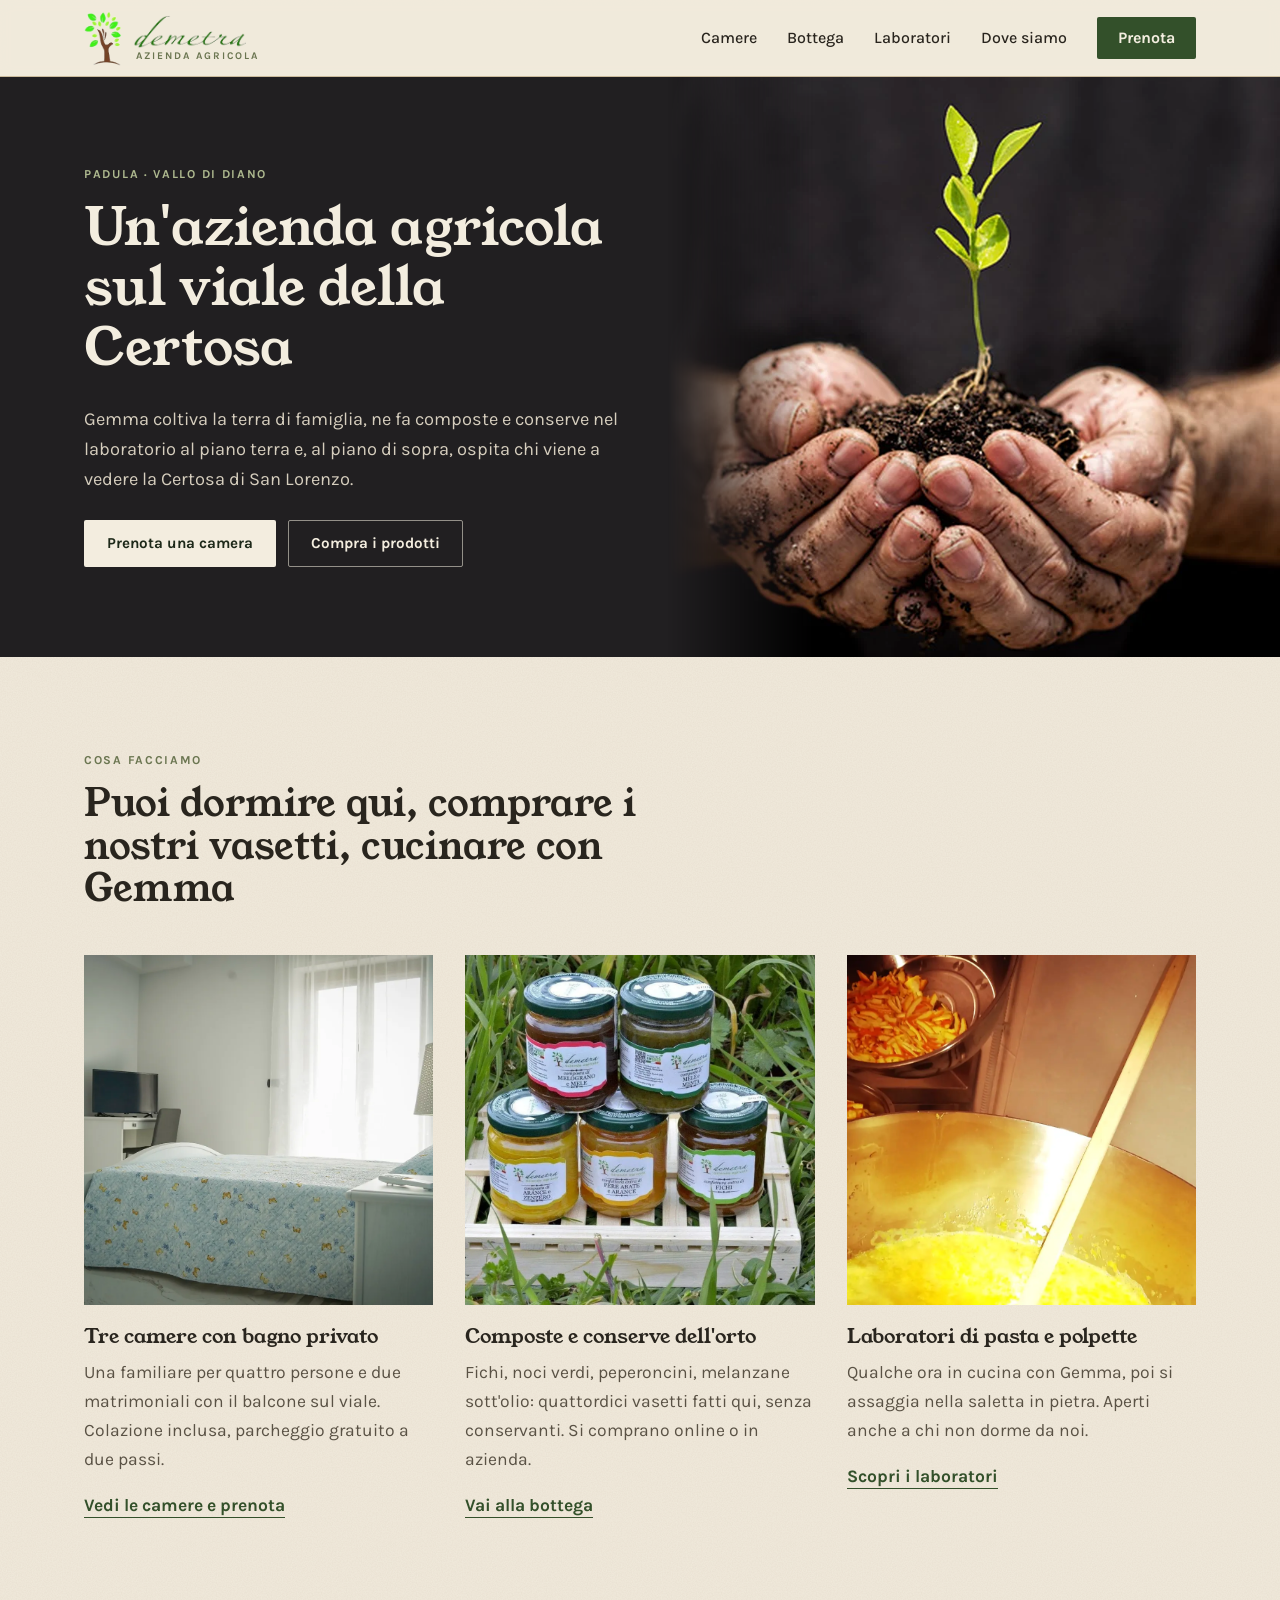
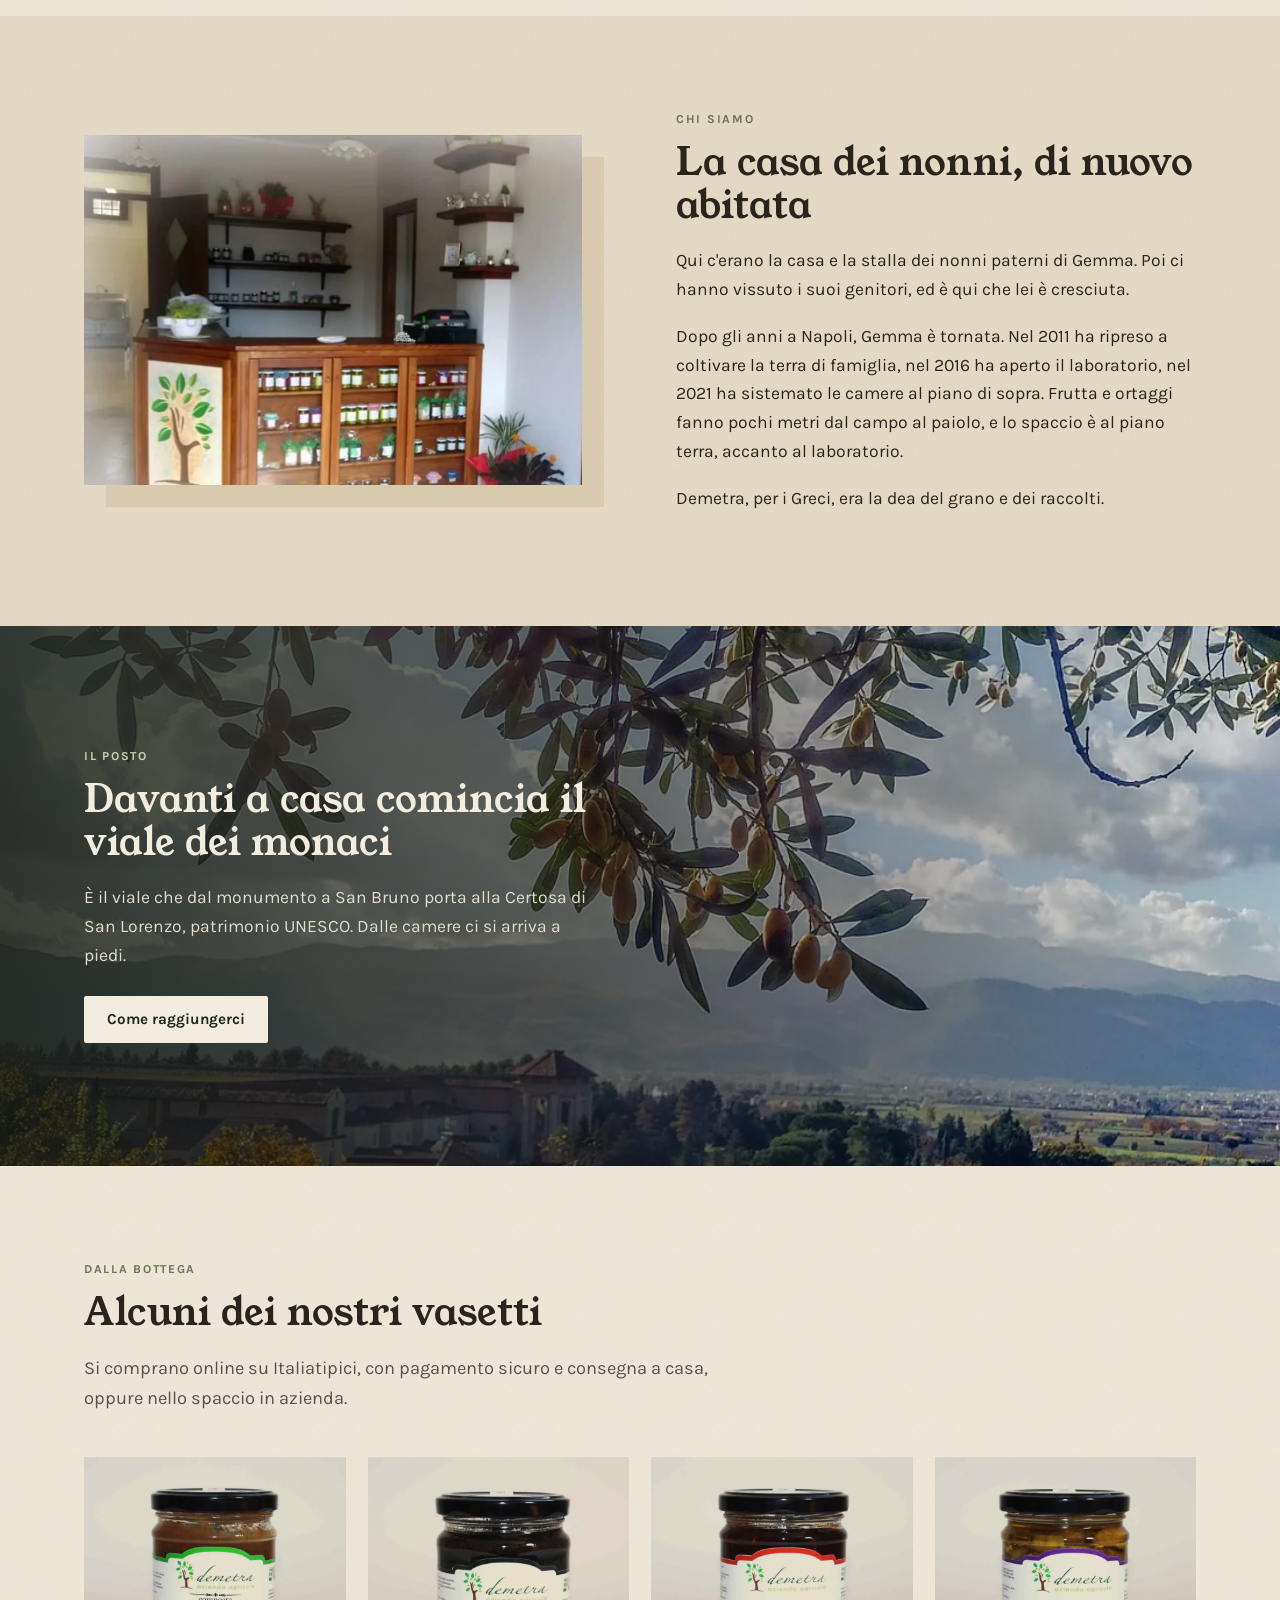
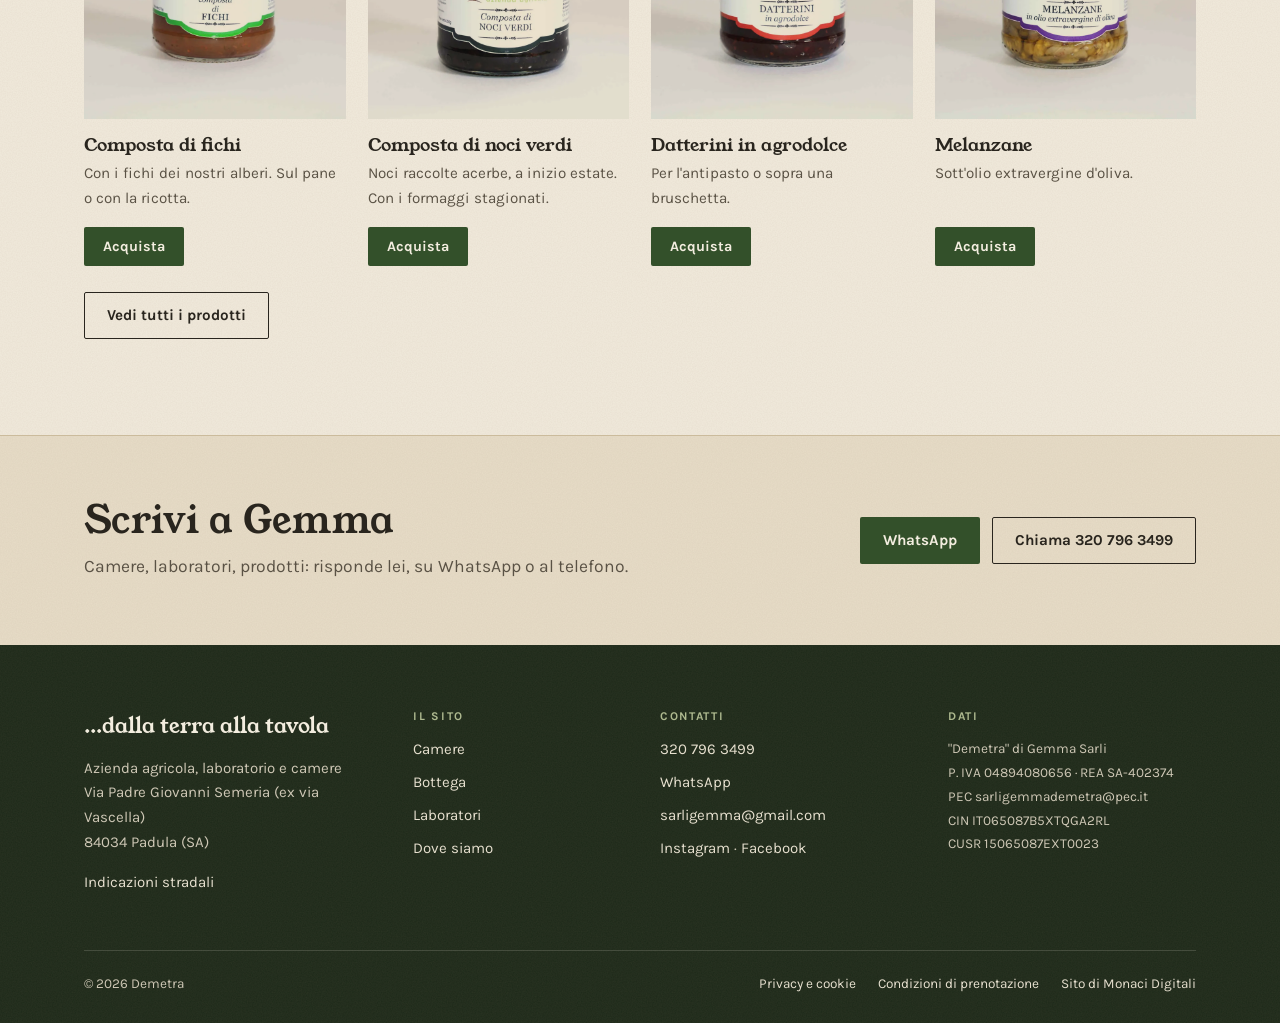
<file: index.html>
<!DOCTYPE html>
<html lang="it">
<head>
<meta charset="utf-8">
<meta name="viewport" content="width=device-width,initial-scale=1">
<title>Demetra · azienda agricola e camere a Padula, sul viale della Certosa</title>
<meta name="description" content="Azienda agricola di Gemma Sarli a Padula (SA): tre camere sul viale della Certosa di San Lorenzo, composte e conserve fatte in azienda, laboratori di cucina.">
<meta property="og:title" content="Demetra · azienda agricola e camere a Padula, sul viale della Certosa"><meta property="og:description" content="Azienda agricola di Gemma Sarli a Padula (SA): tre camere sul viale della Certosa di San Lorenzo, composte e conserve fatte in azienda, laboratori di cucina."><meta property="og:image" content="img/mani.webp"><meta property="og:locale" content="it_IT">
<meta name="theme-color" content="#1D2919">
<link rel="icon" type="image/webp" href="img/logo-albero.webp">
<link rel="preload" as="font" type="font/woff2" href="font/YoungSerif-400.woff2" crossorigin>
<link rel="preload" as="font" type="font/woff2" href="font/Karla-400.woff2" crossorigin>
<link rel="stylesheet" href="stile.css">
</head>
<body>
<header class="testata"><div class="wrap">
  <a class="marchio" href="index.html" aria-label="Demetra, pagina iniziale"><img src="img/logo-albero.webp" width="200" height="290" alt=""><span class="scritte"><img src="img/logo-scritta.webp" width="505" height="152" alt="Demetra"><small>azienda agricola</small></span></a>
  <a class="btn btn-pieno prenota-mob" href="camere.html#prenota">Prenota</a>
  <button class="apri" type="button" aria-expanded="false" aria-controls="menu">Menu</button>
  <nav class="menu" id="menu" aria-label="Menu principale"><a href="camere.html">Camere</a><a href="bottega.html">Bottega</a><a href="laboratori.html">Laboratori</a><a href="dove-siamo.html">Dove siamo</a><a class="btn btn-pieno" href="camere.html#prenota">Prenota</a></nav>
</div></header>
<main>

<section class="hero"><div class="wrap">
  <div class="testo">
    <span class="occhio">Padula · Vallo di Diano</span>
    <h1>Un'azienda agricola sul viale della Certosa</h1>
    <p class="lead">Gemma coltiva la terra di famiglia, ne fa composte e conserve nel laboratorio al piano terra e, al piano di sopra, ospita chi viene a vedere la Certosa di San Lorenzo.</p>
    <div class="azioni"><a class="btn btn-chiaro" href="camere.html#prenota">Prenota una camera</a><a class="btn btn-trasp" href="bottega.html">Compra i prodotti</a></div>
  </div>
  <div class="foto"><img src="img/mani.webp" width="800" height="800" alt="Mani sporche di terra che reggono una piantina" fetchpriority="high"></div>
</div></section>

<section class="sez"><div class="wrap">
  <div class="testa"><span class="occhio">Cosa facciamo</span><h2>Puoi dormire qui, comprare i nostri vasetti, cucinare con Gemma</h2></div>
  <div class="tre">
    <a class="scheda" href="camere.html"><div class="ritaglio"><img src="img/cam-b25-1.webp" width="1400" height="933" alt="Camera matrimoniale luminosa con copriletto azzurro" loading="lazy" decoding="async"></div><h3>Tre camere con bagno privato</h3><p>Una familiare per quattro persone e due matrimoniali con il balcone sul viale. Colazione inclusa, parcheggio gratuito a due passi.</p><span class="vai">Vedi le camere e prenota</span></a>
    <a class="scheda" href="bottega.html"><div class="ritaglio"><img src="img/porta-prodotti.webp" width="1080" height="996" alt="Vasetti di composte Demetra in una cassetta di legno sull'erba" loading="lazy" decoding="async"></div><h3>Composte e conserve dell'orto</h3><p>Fichi, noci verdi, peperoncini, melanzane sott'olio: quattordici vasetti fatti qui, senza conservanti. Si comprano online o in azienda.</p><span class="vai">Vai alla bottega</span></a>
    <a class="scheda" href="laboratori.html"><div class="ritaglio"><img src="img/lab-hero.webp" width="1200" height="928" alt="Agrumi che cuociono nel paiolo del laboratorio" loading="lazy" decoding="async"></div><h3>Laboratori di pasta e polpette</h3><p>Qualche ora in cucina con Gemma, poi si assaggia nella saletta in pietra. Aperti anche a chi non dorme da noi.</p><span class="vai">Scopri i laboratori</span></a>
  </div>
</div></section>

<section class="sez lino"><div class="wrap duo">
  <div class="strato"><img src="img/spaccio.webp" width="1240" height="870" alt="Lo spaccio di Demetra con il bancone in legno e gli scaffali dei vasetti" loading="lazy" decoding="async"></div>
  <div>
    <span class="occhio">Chi siamo</span>
    <h2>La casa dei nonni, di nuovo abitata</h2>
    <p>Qui c'erano la casa e la stalla dei nonni paterni di Gemma. Poi ci hanno vissuto i suoi genitori, ed è qui che lei è cresciuta.</p>
    <p>Dopo gli anni a Napoli, Gemma è tornata. Nel 2011 ha ripreso a coltivare la terra di famiglia, nel 2016 ha aperto il laboratorio, nel 2021 ha sistemato le camere al piano di sopra. Frutta e ortaggi fanno pochi metri dal campo al paiolo, e lo spaccio è al piano terra, accanto al laboratorio.</p>
    <p>Demetra, per i Greci, era la dea del grano e dei raccolti.</p>
  </div>
</div></section>

<section class="fascia"><img src="img/gal-1.webp" width="1100" height="1100" alt="La valle e la Certosa di San Lorenzo viste tra i rami d'ulivo" loading="lazy" decoding="async">
  <div class="wrap"><div class="box">
    <span class="occhio" style="color:#C9D2AE">Il posto</span>
    <h2>Davanti a casa comincia il viale dei monaci</h2>
    <p>È il viale che dal monumento a San Bruno porta alla Certosa di San Lorenzo, patrimonio UNESCO. Dalle camere ci si arriva a piedi.</p>
    <div class="azioni"><a class="btn btn-chiaro" href="dove-siamo.html">Come raggiungerci</a></div>
  </div></div>
</section>

<section class="sez"><div class="wrap">
  <div class="testa"><span class="occhio">Dalla bottega</span><h2>Alcuni dei nostri vasetti</h2><p class="lead">Si comprano online su Italiatipici, con pagamento sicuro e consegna a casa, oppure nello spaccio in azienda.</p></div>
  <div class="vasetti"><div class="vasetto"><div class="ritaglio"><img src="img/p-fichi.webp" width="800" height="800" alt="Vasetto Demetra: Composta di fichi" loading="lazy" decoding="async"></div><h3>Composta di fichi</h3><p>Con i fichi dei nostri alberi. Sul pane o con la ricotta.</p><a class="btn btn-pieno" href="https://italiatipici.it/il-mercato/" data-store="fichi" target="_blank" rel="noopener">Acquista</a></div><div class="vasetto"><div class="ritaglio"><img src="img/p-noci.webp" width="800" height="800" alt="Vasetto Demetra: Composta di noci verdi" loading="lazy" decoding="async"></div><h3>Composta di noci verdi</h3><p>Noci raccolte acerbe, a inizio estate. Con i formaggi stagionati.</p><a class="btn btn-pieno" href="https://italiatipici.it/il-mercato/" data-store="noci" target="_blank" rel="noopener">Acquista</a></div><div class="vasetto"><div class="ritaglio"><img src="img/p-datterini.webp" width="800" height="800" alt="Vasetto Demetra: Datterini in agrodolce" loading="lazy" decoding="async"></div><h3>Datterini in agrodolce</h3><p>Per l'antipasto o sopra una bruschetta.</p><a class="btn btn-pieno" href="https://italiatipici.it/il-mercato/" data-store="datterini" target="_blank" rel="noopener">Acquista</a></div><div class="vasetto"><div class="ritaglio"><img src="img/p-melanzane-sole.webp" width="800" height="800" alt="Vasetto Demetra: Melanzane" loading="lazy" decoding="async"></div><h3>Melanzane</h3><p>Sott'olio extravergine d'oliva.</p><a class="btn btn-pieno" href="https://italiatipici.it/il-mercato/" data-store="melanzane-sole" target="_blank" rel="noopener">Acquista</a></div></div>
  <div class="azioni"><a class="btn btn-linea" href="bottega.html">Vedi tutti i prodotti</a></div>
</div></section>

</main>
<section class="contatto"><div class="wrap">
  <div><h2>Scrivi a Gemma</h2><p>Camere, laboratori, prodotti: risponde lei, su WhatsApp o al telefono.</p></div>
  <div class="azioni"><a class="btn btn-pieno" href="https://wa.me/393207963499" target="_blank" rel="noopener">WhatsApp</a><a class="btn btn-linea" href="tel:+393207963499">Chiama 320 796 3499</a></div>
</div></section>
<footer class="piede"><div class="wrap">
  <div class="colonne">
    <div><p class="motto">…dalla terra alla tavola</p><p>Azienda agricola, laboratorio e camere<br>Via Padre Giovanni Semeria (ex via Vascella)<br>84034 Padula (SA)</p><p><a href="https://www.google.com/maps/dir/?api=1&destination=40.333263,15.653617" target="_blank" rel="noopener">Indicazioni stradali</a></p></div>
    <div><h4>Il sito</h4><ul><li><a href="camere.html">Camere</a></li><li><a href="bottega.html">Bottega</a></li><li><a href="laboratori.html">Laboratori</a></li><li><a href="dove-siamo.html">Dove siamo</a></li></ul></div>
    <div><h4>Contatti</h4><ul><li><a href="tel:+393207963499">320 796 3499</a></li><li><a href="https://wa.me/393207963499" target="_blank" rel="noopener">WhatsApp</a></li><li><a href="mailto:sarligemma@gmail.com">sarligemma@gmail.com</a></li><li><a href="https://www.instagram.com/aziendaagricolademetra" target="_blank" rel="noopener">Instagram</a> · <a href="https://www.facebook.com/demetra.azienda.agricola" target="_blank" rel="noopener">Facebook</a></li></ul></div>
    <div><h4>Dati</h4><p class="legale">"Demetra" di Gemma Sarli<br>P. IVA 04894080656 · REA SA-402374<br>PEC sarligemmademetra@pec.it<br>CIN IT065087B5XTQGA2RL<br>CUSR 15065087EXT0023</p></div>
  </div>
  <div class="fondo"><span>© 2026 Demetra</span><nav><a href="privacy.html">Privacy e cookie</a><a href="condizioni.html">Condizioni di prenotazione</a><a href="https://www.monacidigitali.it" target="_blank" rel="noopener">Sito di Monaci Digitali</a></nav></div>
</div></footer>
<script>(function(){
  var b=document.querySelector('.apri'),m=document.querySelector('.menu');
  if(b){b.addEventListener('click',function(){var o=m.classList.toggle('aperto');b.setAttribute('aria-expanded',o);b.textContent=o?'Chiudi':'Menu';});}
  var f=document.querySelector('#modulo-prenota');
  if(f){
    var oggi=new Date().toISOString().slice(0,10);
    f.querySelectorAll('input[type=date]').forEach(function(i){i.min=oggi;});
    document.querySelectorAll('[data-camera]').forEach(function(a){a.addEventListener('click',function(){f.camera.value=a.getAttribute('data-camera');});});
    f.addEventListener('submit',function(e){
      e.preventDefault();
      var a=f.arrivo.value,p=f.partenza.value,es=f.querySelector('.esito');
      if(!a||!p||p<=a){es.textContent='Scegli la data di arrivo e una data di partenza successiva.';return;}
      function it(d){var x=d.split('-');return x[2]+'/'+x[1]+'/'+x[0];}
      var c=f.camera.value,t='Ciao Gemma, vorrei prenotare '+(c?'la '+c:'una camera')+' dal '+it(a)+' al '+it(p)+', '+f.ospiti.value+'. È disponibile?';
      window.open('https://wa.me/393207963499?text='+encodeURIComponent(t),'_blank','noopener');
      es.textContent='Si apre WhatsApp con la richiesta già scritta. Se non si apre, chiama il 320 796 3499.';
    });
  }
})();
</script>
</body>
</html>
</file>
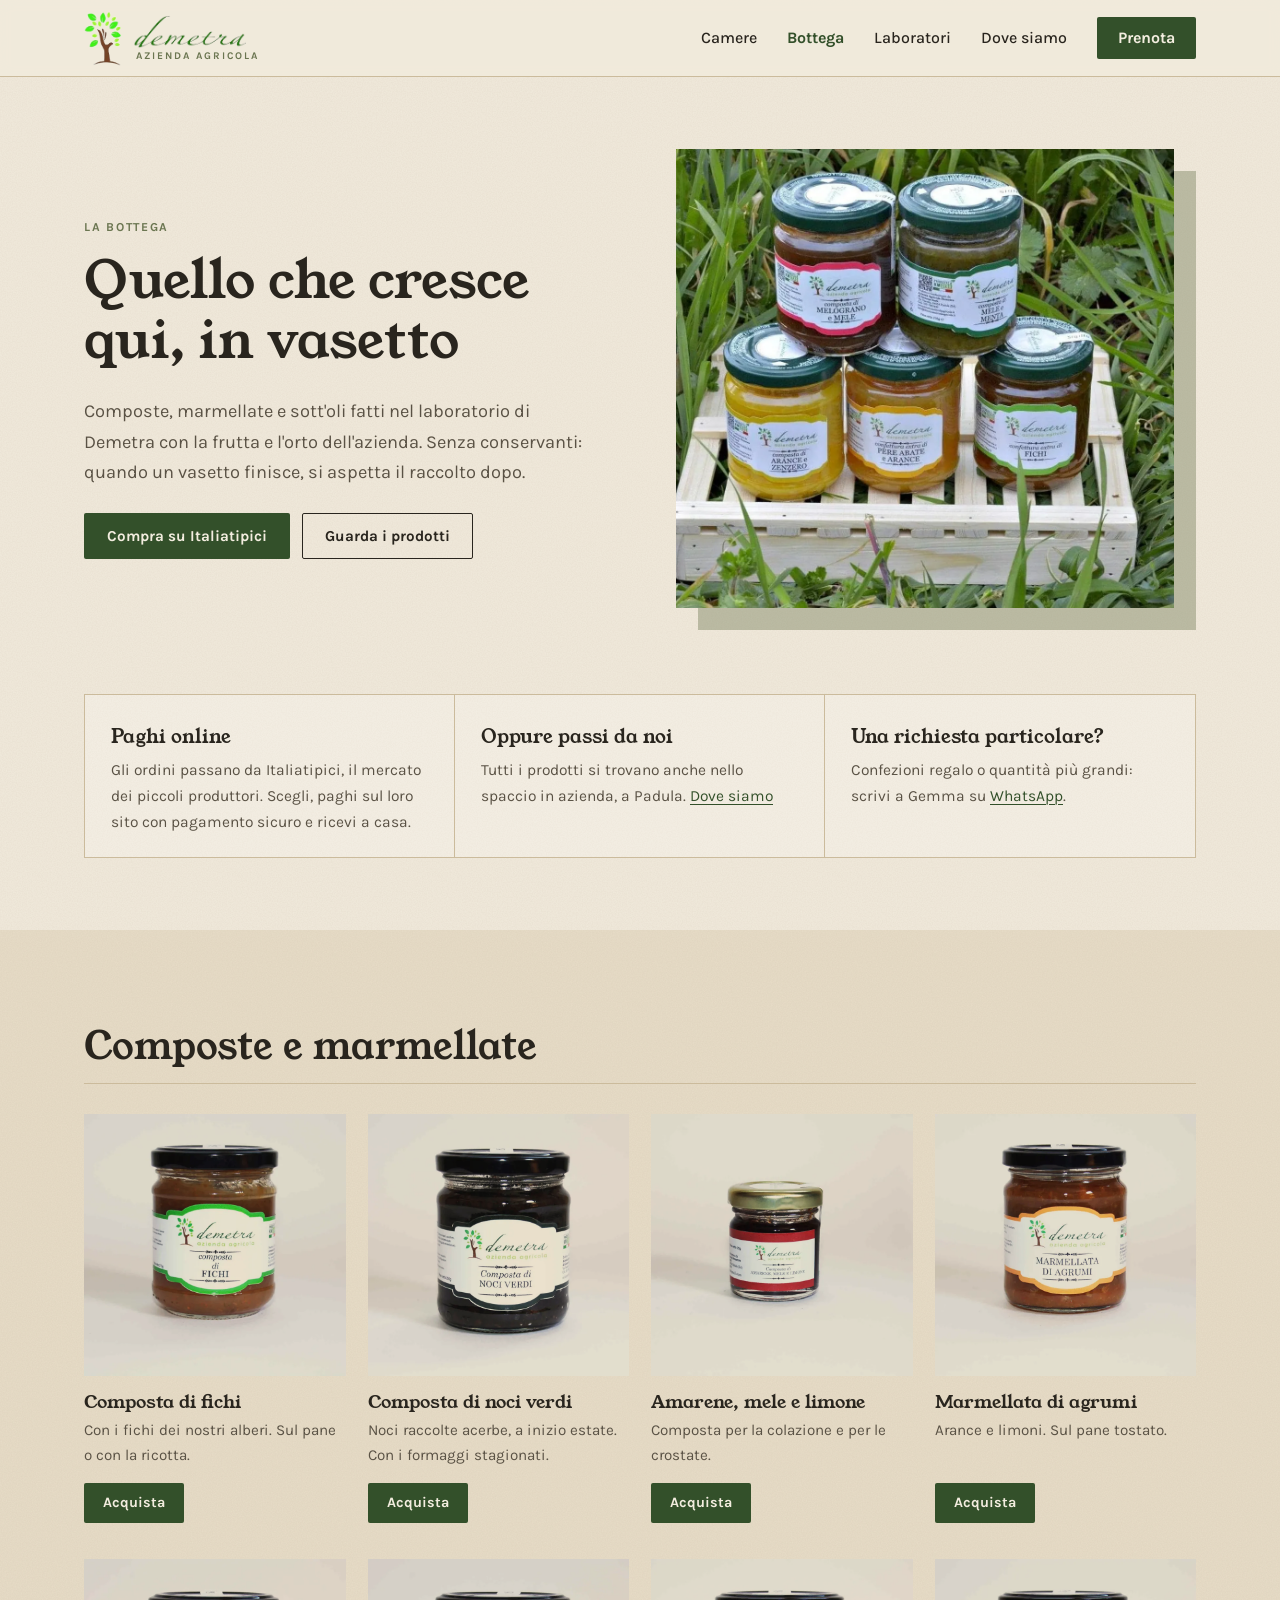
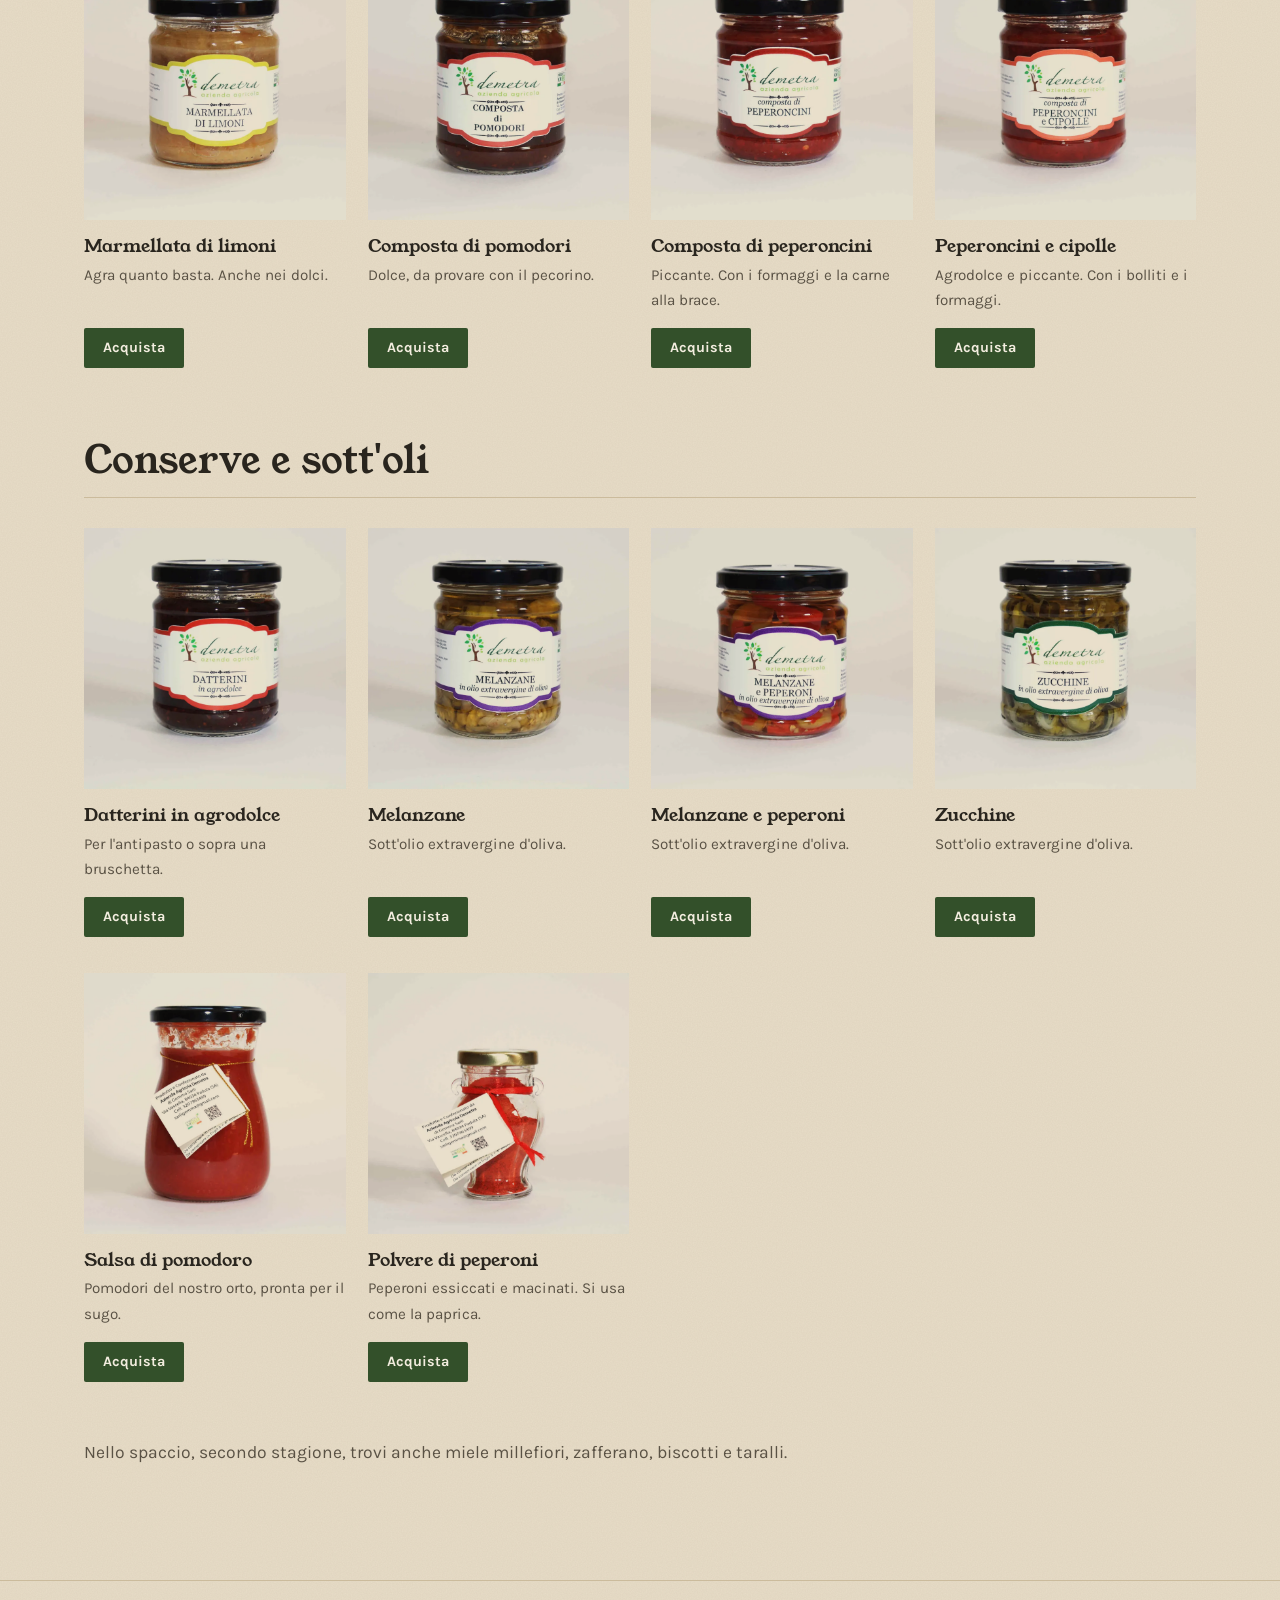
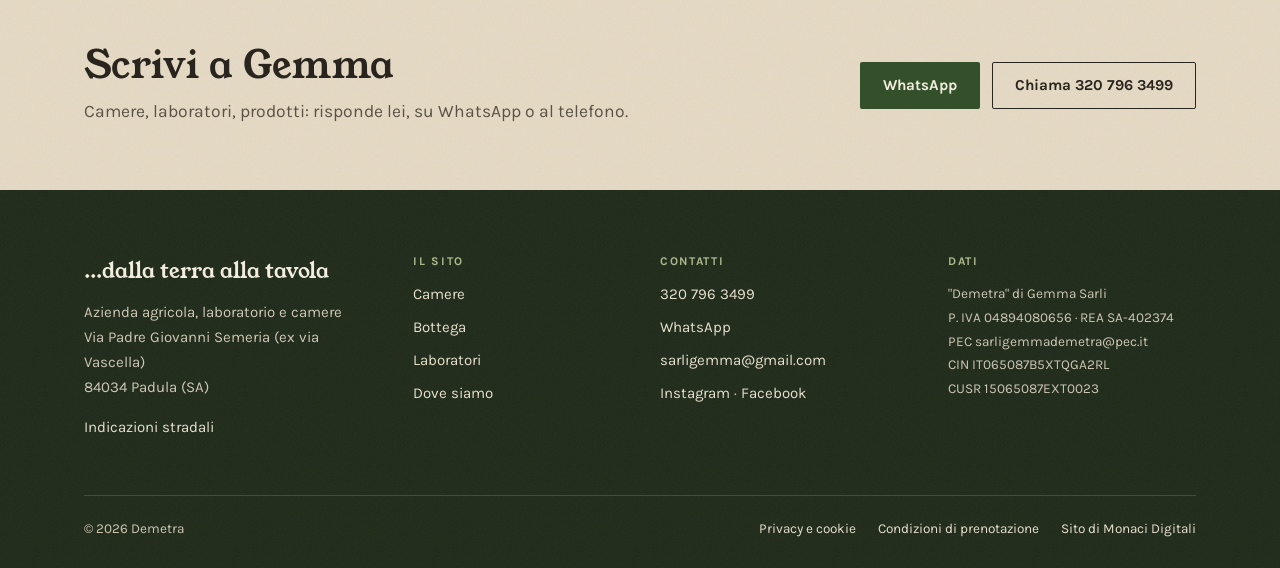
<file: bottega.html>
<!DOCTYPE html>
<html lang="it">
<head>
<meta charset="utf-8">
<meta name="viewport" content="width=device-width,initial-scale=1">
<title>Bottega · composte e conserve Demetra</title>
<meta name="description" content="Composte, marmellate e sott'oli fatti a Padula con i prodotti dell'azienda, senza conservanti. Acquisto online su Italiatipici o in azienda.">
<meta property="og:title" content="Bottega · composte e conserve Demetra"><meta property="og:description" content="Composte, marmellate e sott'oli fatti a Padula con i prodotti dell'azienda, senza conservanti. Acquisto online su Italiatipici o in azienda."><meta property="og:image" content="img/mani.webp"><meta property="og:locale" content="it_IT">
<meta name="theme-color" content="#1D2919">
<link rel="icon" type="image/webp" href="img/logo-albero.webp">
<link rel="preload" as="font" type="font/woff2" href="font/YoungSerif-400.woff2" crossorigin>
<link rel="preload" as="font" type="font/woff2" href="font/Karla-400.woff2" crossorigin>
<link rel="stylesheet" href="stile.css">
</head>
<body>
<header class="testata"><div class="wrap">
  <a class="marchio" href="index.html" aria-label="Demetra, pagina iniziale"><img src="img/logo-albero.webp" width="200" height="290" alt=""><span class="scritte"><img src="img/logo-scritta.webp" width="505" height="152" alt="Demetra"><small>azienda agricola</small></span></a>
  <a class="btn btn-pieno prenota-mob" href="camere.html#prenota">Prenota</a>
  <button class="apri" type="button" aria-expanded="false" aria-controls="menu">Menu</button>
  <nav class="menu" id="menu" aria-label="Menu principale"><a href="camere.html">Camere</a><a href="bottega.html" aria-current="page">Bottega</a><a href="laboratori.html">Laboratori</a><a href="dove-siamo.html">Dove siamo</a><a class="btn btn-pieno" href="camere.html#prenota">Prenota</a></nav>
</div></header>
<main>

<section class="apertura"><div class="wrap duo">
  <div>
    <span class="occhio">La bottega</span>
    <h1>Quello che cresce qui, in vasetto</h1>
    <p class="lead">Composte, marmellate e sott'oli fatti nel laboratorio di Demetra con la frutta e l'orto dell'azienda. Senza conservanti: quando un vasetto finisce, si aspetta il raccolto dopo.</p>
    <div class="azioni"><a class="btn btn-pieno" href="https://italiatipici.it/il-mercato/" data-store="negozio" target="_blank" rel="noopener">Compra su Italiatipici</a><a class="btn btn-linea" href="#prodotti">Guarda i prodotti</a></div>
  </div>
  <div class="strato verde"><img src="img/porta-prodotti.webp" width="1080" height="996" alt="Vasetti di composte Demetra in una cassetta di legno sull'erba" fetchpriority="high"></div>
</div></section>

<section class="wrap" style="padding-bottom:72px">
  <div class="compra">
    <div><b>Paghi online</b><p>Gli ordini passano da Italiatipici, il mercato dei piccoli produttori. Scegli, paghi sul loro sito con pagamento sicuro e ricevi a casa.</p></div>
    <div><b>Oppure passi da noi</b><p>Tutti i prodotti si trovano anche nello spaccio in azienda, a Padula. <a href="dove-siamo.html">Dove siamo</a></p></div>
    <div><b>Una richiesta particolare?</b><p>Confezioni regalo o quantità più grandi: scrivi a Gemma su <a href="https://wa.me/393207963499" target="_blank" rel="noopener">WhatsApp</a>.</p></div>
  </div>
</section>

<section class="sez lino" id="prodotti"><div class="wrap">
  <div class="gruppo"><h2>Composte e marmellate</h2><div class="vasetti"><div class="vasetto"><div class="ritaglio"><img src="img/p-fichi.webp" width="800" height="800" alt="Vasetto Demetra: Composta di fichi" loading="lazy" decoding="async"></div><h3>Composta di fichi</h3><p>Con i fichi dei nostri alberi. Sul pane o con la ricotta.</p><a class="btn btn-pieno" href="https://italiatipici.it/il-mercato/" data-store="fichi" target="_blank" rel="noopener">Acquista</a></div><div class="vasetto"><div class="ritaglio"><img src="img/p-noci.webp" width="800" height="800" alt="Vasetto Demetra: Composta di noci verdi" loading="lazy" decoding="async"></div><h3>Composta di noci verdi</h3><p>Noci raccolte acerbe, a inizio estate. Con i formaggi stagionati.</p><a class="btn btn-pieno" href="https://italiatipici.it/il-mercato/" data-store="noci" target="_blank" rel="noopener">Acquista</a></div><div class="vasetto"><div class="ritaglio"><img src="img/p-amarene.webp" width="800" height="800" alt="Vasetto Demetra: Amarene, mele e limone" loading="lazy" decoding="async"></div><h3>Amarene, mele e limone</h3><p>Composta per la colazione e per le crostate.</p><a class="btn btn-pieno" href="https://italiatipici.it/il-mercato/" data-store="amarene" target="_blank" rel="noopener">Acquista</a></div><div class="vasetto"><div class="ritaglio"><img src="img/p-agrumi.webp" width="800" height="800" alt="Vasetto Demetra: Marmellata di agrumi" loading="lazy" decoding="async"></div><h3>Marmellata di agrumi</h3><p>Arance e limoni. Sul pane tostato.</p><a class="btn btn-pieno" href="https://italiatipici.it/il-mercato/" data-store="agrumi" target="_blank" rel="noopener">Acquista</a></div><div class="vasetto"><div class="ritaglio"><img src="img/p-limoni.webp" width="800" height="800" alt="Vasetto Demetra: Marmellata di limoni" loading="lazy" decoding="async"></div><h3>Marmellata di limoni</h3><p>Agra quanto basta. Anche nei dolci.</p><a class="btn btn-pieno" href="https://italiatipici.it/il-mercato/" data-store="limoni" target="_blank" rel="noopener">Acquista</a></div><div class="vasetto"><div class="ritaglio"><img src="img/p-pomodori.webp" width="800" height="800" alt="Vasetto Demetra: Composta di pomodori" loading="lazy" decoding="async"></div><h3>Composta di pomodori</h3><p>Dolce, da provare con il pecorino.</p><a class="btn btn-pieno" href="https://italiatipici.it/il-mercato/" data-store="pomodori" target="_blank" rel="noopener">Acquista</a></div><div class="vasetto"><div class="ritaglio"><img src="img/p-peperoncini.webp" width="800" height="800" alt="Vasetto Demetra: Composta di peperoncini" loading="lazy" decoding="async"></div><h3>Composta di peperoncini</h3><p>Piccante. Con i formaggi e la carne alla brace.</p><a class="btn btn-pieno" href="https://italiatipici.it/il-mercato/" data-store="peperoncini" target="_blank" rel="noopener">Acquista</a></div><div class="vasetto"><div class="ritaglio"><img src="img/p-peperoncino.webp" width="800" height="800" alt="Vasetto Demetra: Peperoncini e cipolle" loading="lazy" decoding="async"></div><h3>Peperoncini e cipolle</h3><p>Agrodolce e piccante. Con i bolliti e i formaggi.</p><a class="btn btn-pieno" href="https://italiatipici.it/il-mercato/" data-store="peperoncino" target="_blank" rel="noopener">Acquista</a></div></div></div>
  <div class="gruppo"><h2>Conserve e sott'oli</h2><div class="vasetti"><div class="vasetto"><div class="ritaglio"><img src="img/p-datterini.webp" width="800" height="800" alt="Vasetto Demetra: Datterini in agrodolce" loading="lazy" decoding="async"></div><h3>Datterini in agrodolce</h3><p>Per l'antipasto o sopra una bruschetta.</p><a class="btn btn-pieno" href="https://italiatipici.it/il-mercato/" data-store="datterini" target="_blank" rel="noopener">Acquista</a></div><div class="vasetto"><div class="ritaglio"><img src="img/p-melanzane-sole.webp" width="800" height="800" alt="Vasetto Demetra: Melanzane" loading="lazy" decoding="async"></div><h3>Melanzane</h3><p>Sott'olio extravergine d'oliva.</p><a class="btn btn-pieno" href="https://italiatipici.it/il-mercato/" data-store="melanzane-sole" target="_blank" rel="noopener">Acquista</a></div><div class="vasetto"><div class="ritaglio"><img src="img/p-melanzane.webp" width="800" height="800" alt="Vasetto Demetra: Melanzane e peperoni" loading="lazy" decoding="async"></div><h3>Melanzane e peperoni</h3><p>Sott'olio extravergine d'oliva.</p><a class="btn btn-pieno" href="https://italiatipici.it/il-mercato/" data-store="melanzane" target="_blank" rel="noopener">Acquista</a></div><div class="vasetto"><div class="ritaglio"><img src="img/p-zucchine.webp" width="800" height="800" alt="Vasetto Demetra: Zucchine" loading="lazy" decoding="async"></div><h3>Zucchine</h3><p>Sott'olio extravergine d'oliva.</p><a class="btn btn-pieno" href="https://italiatipici.it/il-mercato/" data-store="zucchine" target="_blank" rel="noopener">Acquista</a></div><div class="vasetto"><div class="ritaglio"><img src="img/p-passata.webp" width="800" height="800" alt="Vasetto Demetra: Salsa di pomodoro" loading="lazy" decoding="async"></div><h3>Salsa di pomodoro</h3><p>Pomodori del nostro orto, pronta per il sugo.</p><a class="btn btn-pieno" href="https://italiatipici.it/il-mercato/" data-store="passata" target="_blank" rel="noopener">Acquista</a></div><div class="vasetto"><div class="ritaglio"><img src="img/p-paprica.webp" width="800" height="800" alt="Vasetto Demetra: Polvere di peperoni" loading="lazy" decoding="async"></div><h3>Polvere di peperoni</h3><p>Peperoni essiccati e macinati. Si usa come la paprica.</p><a class="btn btn-pieno" href="https://italiatipici.it/il-mercato/" data-store="paprica" target="_blank" rel="noopener">Acquista</a></div></div></div>
  <p style="margin-top:56px;color:var(--inchiostro-2)">Nello spaccio, secondo stagione, trovi anche miele millefiori, zafferano, biscotti e taralli.</p>
</div></section>

</main>
<section class="contatto"><div class="wrap">
  <div><h2>Scrivi a Gemma</h2><p>Camere, laboratori, prodotti: risponde lei, su WhatsApp o al telefono.</p></div>
  <div class="azioni"><a class="btn btn-pieno" href="https://wa.me/393207963499" target="_blank" rel="noopener">WhatsApp</a><a class="btn btn-linea" href="tel:+393207963499">Chiama 320 796 3499</a></div>
</div></section>
<footer class="piede"><div class="wrap">
  <div class="colonne">
    <div><p class="motto">…dalla terra alla tavola</p><p>Azienda agricola, laboratorio e camere<br>Via Padre Giovanni Semeria (ex via Vascella)<br>84034 Padula (SA)</p><p><a href="https://www.google.com/maps/dir/?api=1&destination=40.333263,15.653617" target="_blank" rel="noopener">Indicazioni stradali</a></p></div>
    <div><h4>Il sito</h4><ul><li><a href="camere.html">Camere</a></li><li><a href="bottega.html">Bottega</a></li><li><a href="laboratori.html">Laboratori</a></li><li><a href="dove-siamo.html">Dove siamo</a></li></ul></div>
    <div><h4>Contatti</h4><ul><li><a href="tel:+393207963499">320 796 3499</a></li><li><a href="https://wa.me/393207963499" target="_blank" rel="noopener">WhatsApp</a></li><li><a href="mailto:sarligemma@gmail.com">sarligemma@gmail.com</a></li><li><a href="https://www.instagram.com/aziendaagricolademetra" target="_blank" rel="noopener">Instagram</a> · <a href="https://www.facebook.com/demetra.azienda.agricola" target="_blank" rel="noopener">Facebook</a></li></ul></div>
    <div><h4>Dati</h4><p class="legale">"Demetra" di Gemma Sarli<br>P. IVA 04894080656 · REA SA-402374<br>PEC sarligemmademetra@pec.it<br>CIN IT065087B5XTQGA2RL<br>CUSR 15065087EXT0023</p></div>
  </div>
  <div class="fondo"><span>© 2026 Demetra</span><nav><a href="privacy.html">Privacy e cookie</a><a href="condizioni.html">Condizioni di prenotazione</a><a href="https://www.monacidigitali.it" target="_blank" rel="noopener">Sito di Monaci Digitali</a></nav></div>
</div></footer>
<script>(function(){
  var b=document.querySelector('.apri'),m=document.querySelector('.menu');
  if(b){b.addEventListener('click',function(){var o=m.classList.toggle('aperto');b.setAttribute('aria-expanded',o);b.textContent=o?'Chiudi':'Menu';});}
  var f=document.querySelector('#modulo-prenota');
  if(f){
    var oggi=new Date().toISOString().slice(0,10);
    f.querySelectorAll('input[type=date]').forEach(function(i){i.min=oggi;});
    document.querySelectorAll('[data-camera]').forEach(function(a){a.addEventListener('click',function(){f.camera.value=a.getAttribute('data-camera');});});
    f.addEventListener('submit',function(e){
      e.preventDefault();
      var a=f.arrivo.value,p=f.partenza.value,es=f.querySelector('.esito');
      if(!a||!p||p<=a){es.textContent='Scegli la data di arrivo e una data di partenza successiva.';return;}
      function it(d){var x=d.split('-');return x[2]+'/'+x[1]+'/'+x[0];}
      var c=f.camera.value,t='Ciao Gemma, vorrei prenotare '+(c?'la '+c:'una camera')+' dal '+it(a)+' al '+it(p)+', '+f.ospiti.value+'. È disponibile?';
      window.open('https://wa.me/393207963499?text='+encodeURIComponent(t),'_blank','noopener');
      es.textContent='Si apre WhatsApp con la richiesta già scritta. Se non si apre, chiama il 320 796 3499.';
    });
  }
})();
</script>
</body>
</html>
</file>
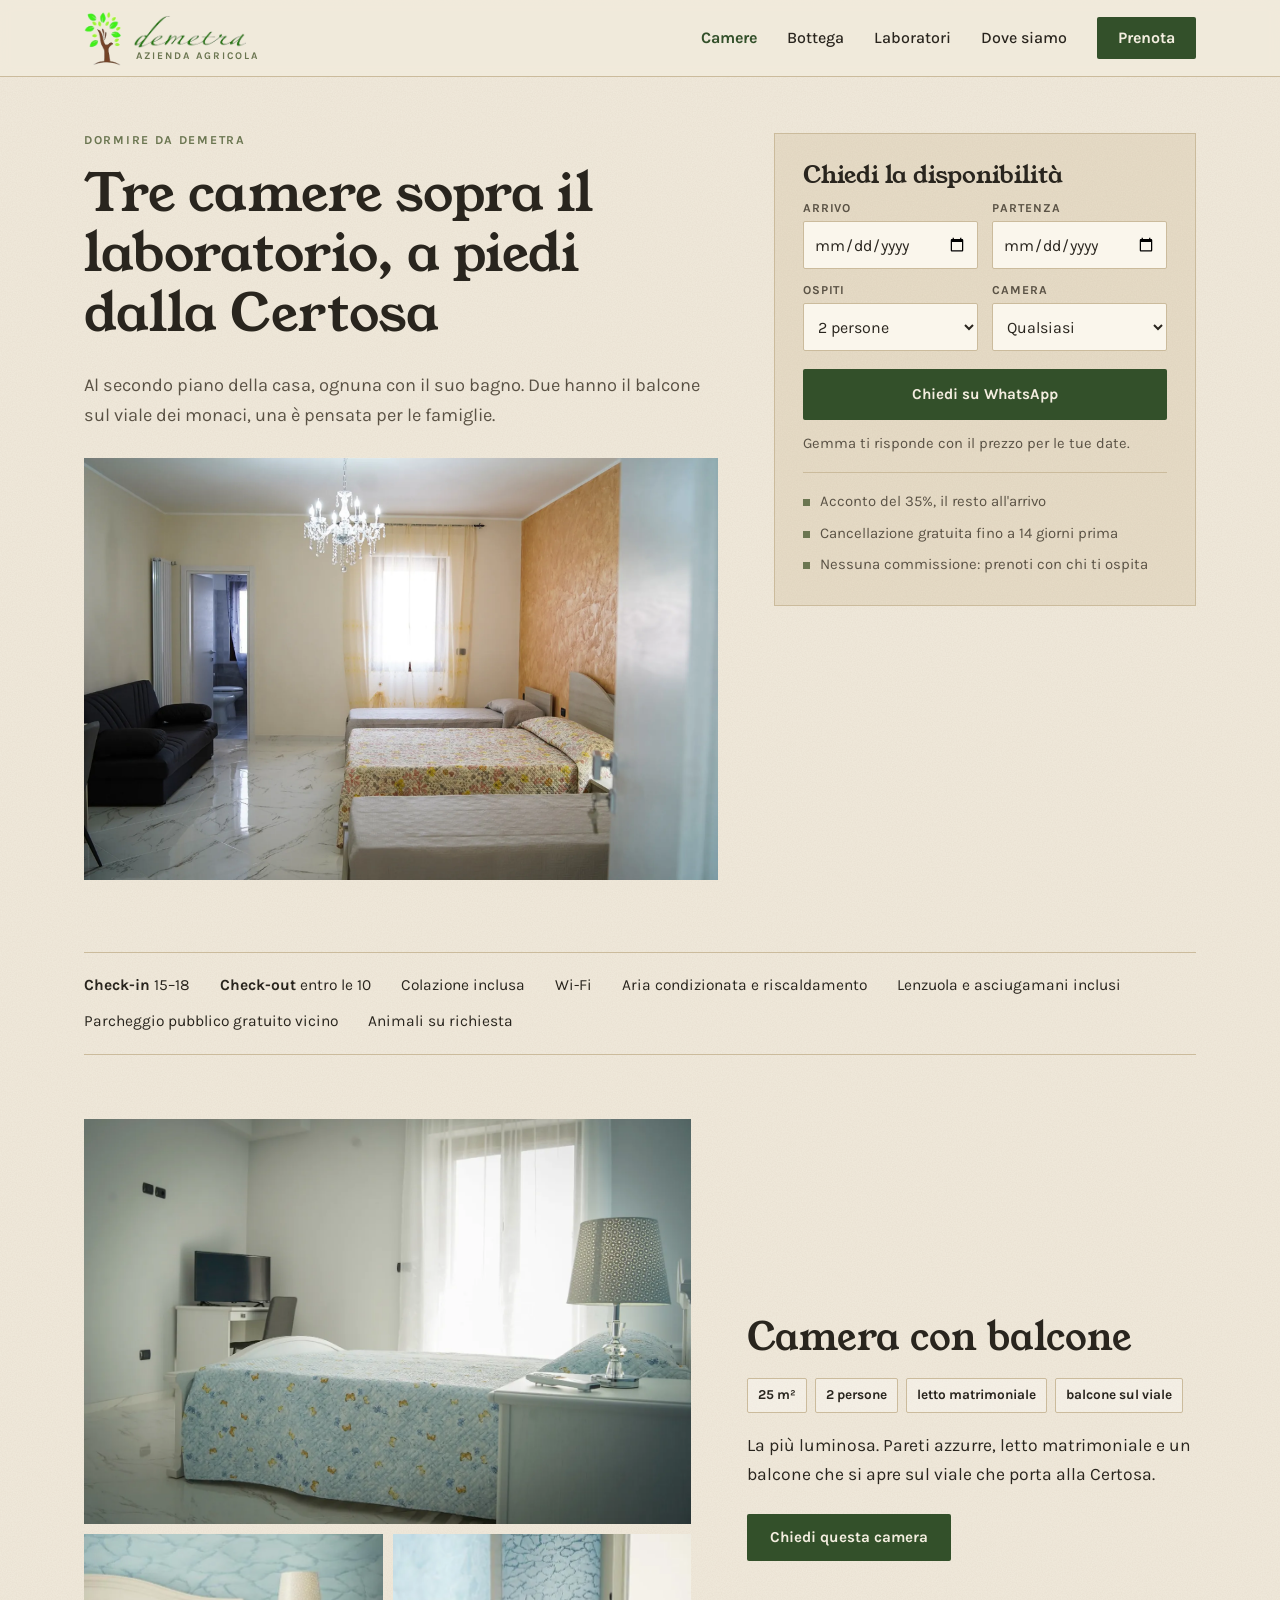
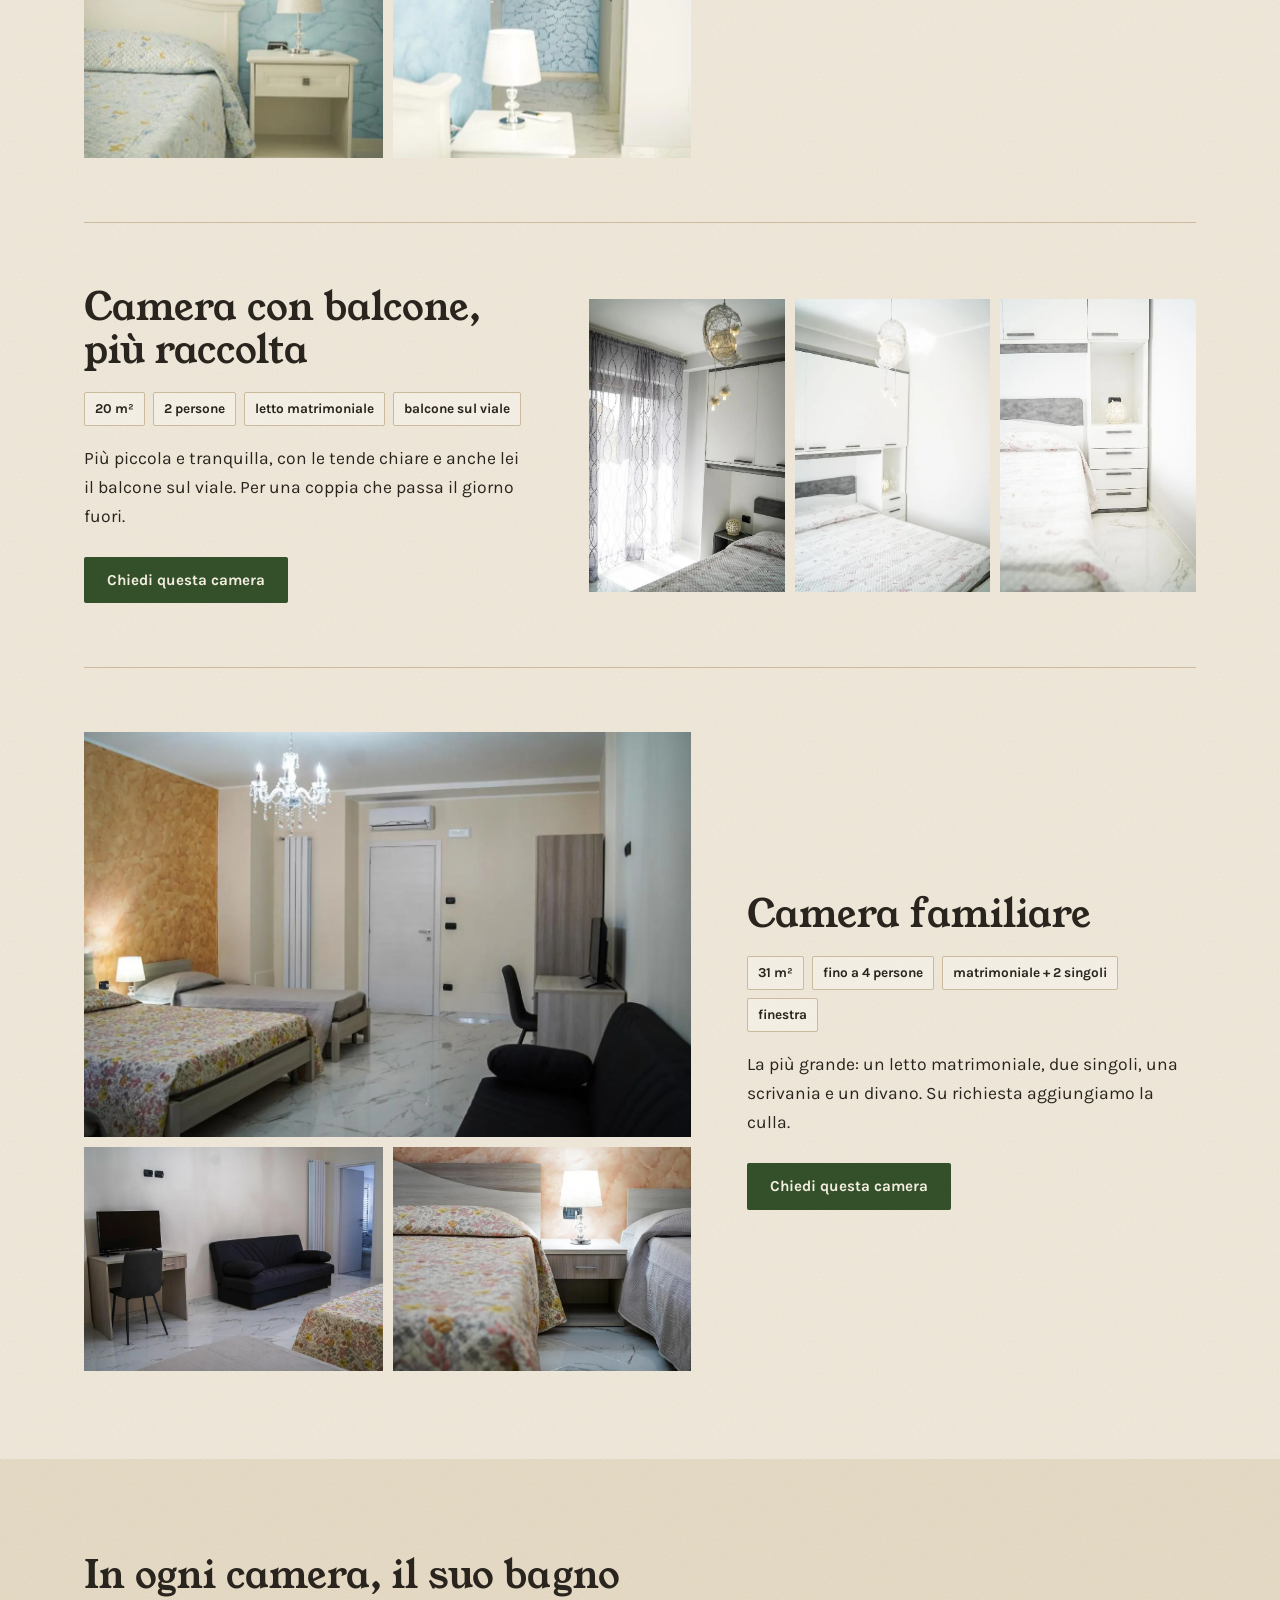
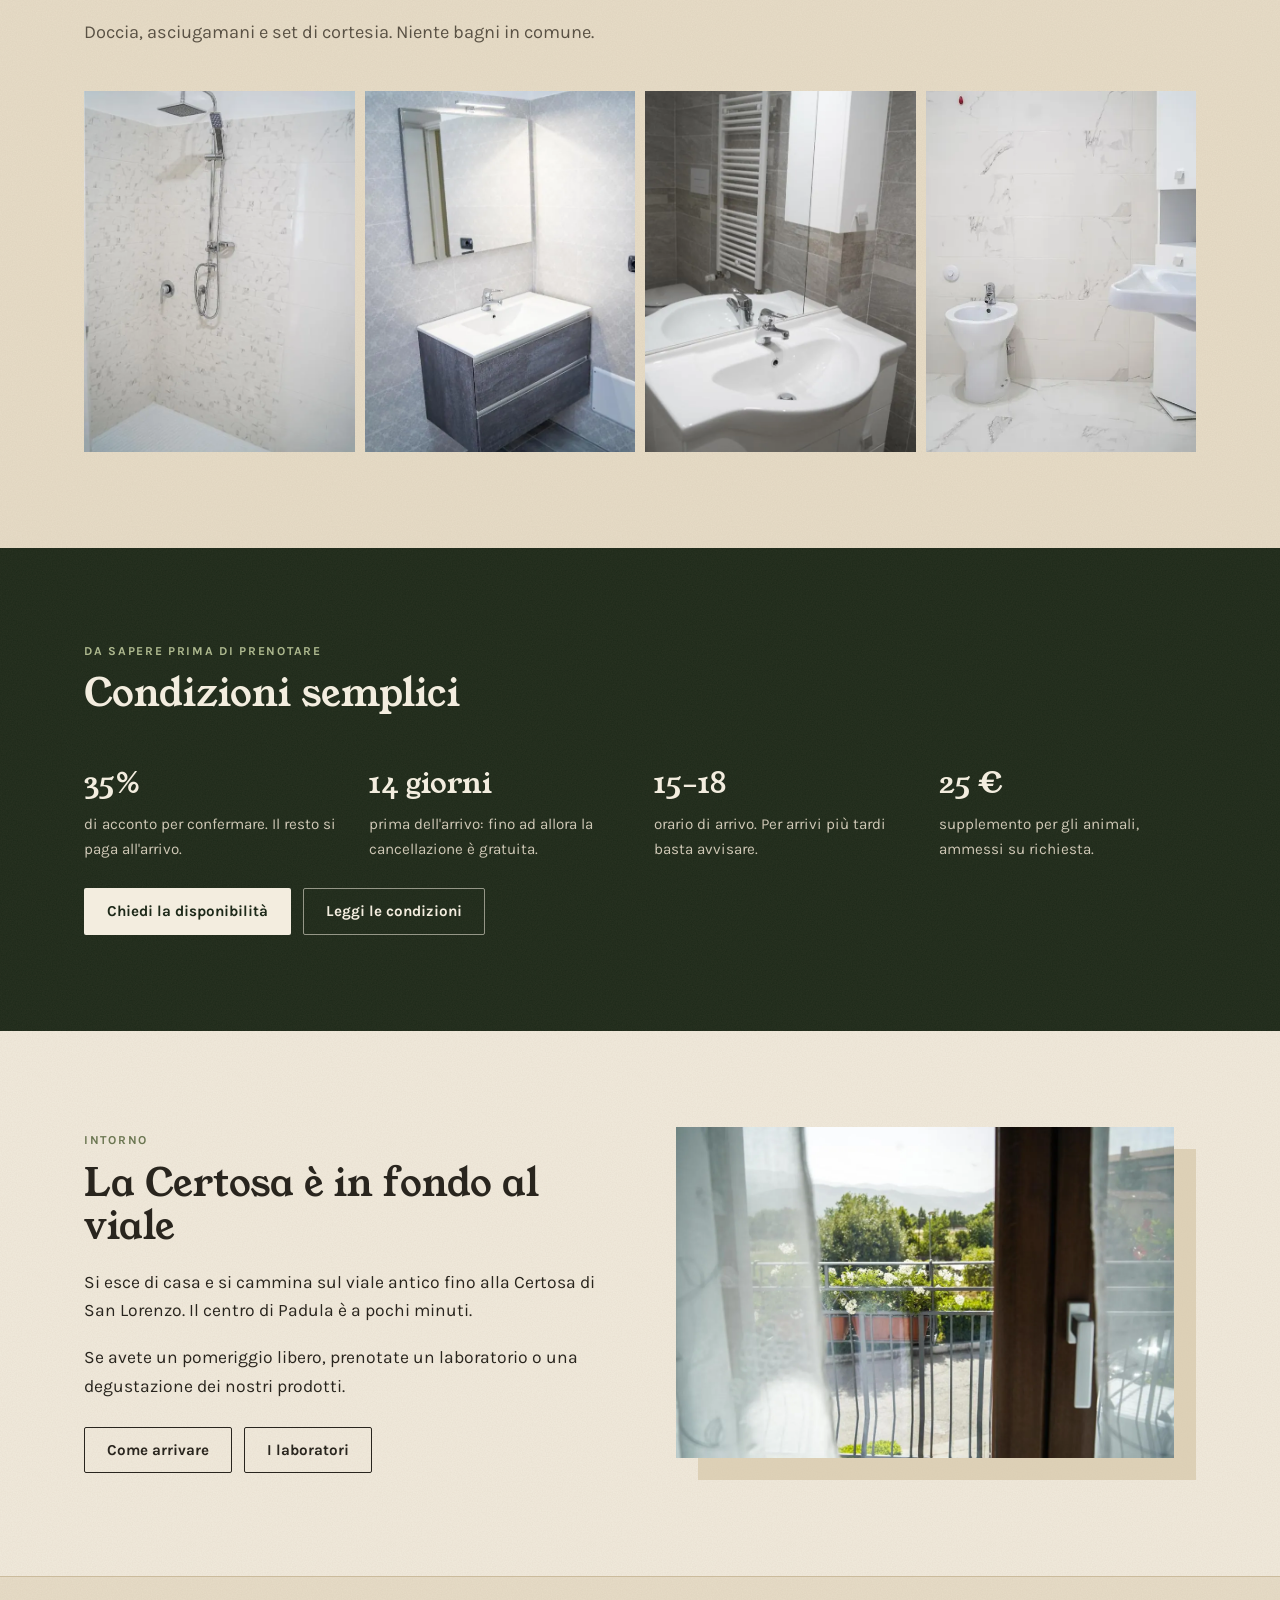
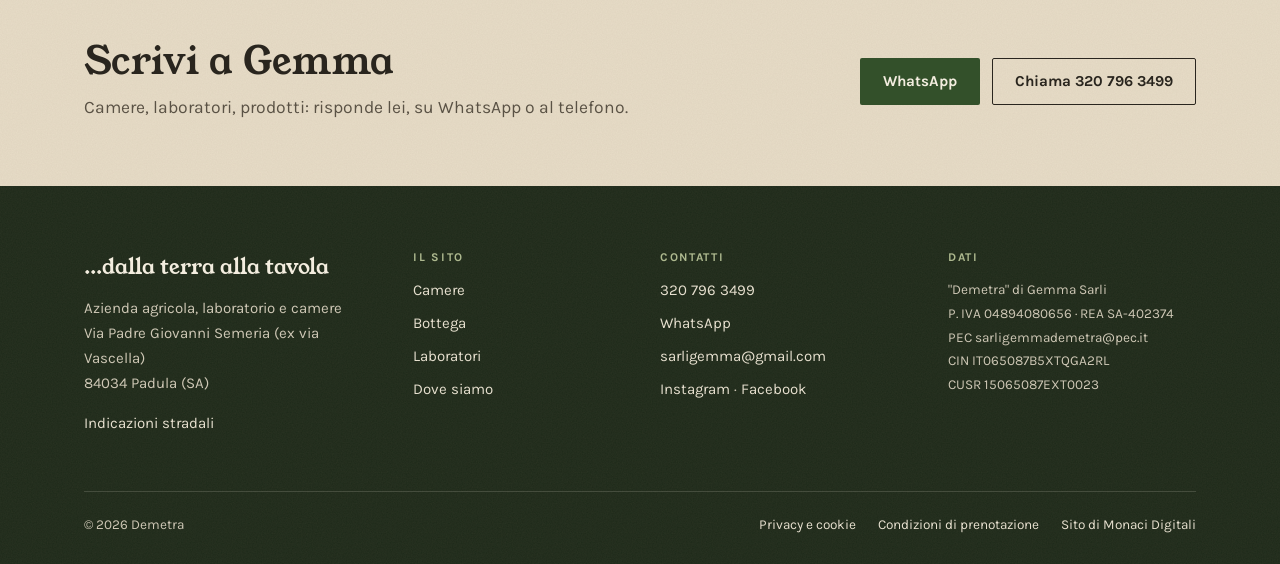
<file: camere.html>
<!DOCTYPE html>
<html lang="it">
<head>
<meta charset="utf-8">
<meta name="viewport" content="width=device-width,initial-scale=1">
<title>Camere · Demetra, Padula</title>
<meta name="description" content="Tre camere con bagno privato sul viale della Certosa di Padula. Prenotazione diretta con Gemma, acconto del 35%, cancellazione gratuita fino a 14 giorni prima.">
<meta property="og:title" content="Camere · Demetra, Padula"><meta property="og:description" content="Tre camere con bagno privato sul viale della Certosa di Padula. Prenotazione diretta con Gemma, acconto del 35%, cancellazione gratuita fino a 14 giorni prima."><meta property="og:image" content="img/mani.webp"><meta property="og:locale" content="it_IT">
<meta name="theme-color" content="#1D2919">
<link rel="icon" type="image/webp" href="img/logo-albero.webp">
<link rel="preload" as="font" type="font/woff2" href="font/YoungSerif-400.woff2" crossorigin>
<link rel="preload" as="font" type="font/woff2" href="font/Karla-400.woff2" crossorigin>
<link rel="stylesheet" href="stile.css">
</head>
<body>
<header class="testata"><div class="wrap">
  <a class="marchio" href="index.html" aria-label="Demetra, pagina iniziale"><img src="img/logo-albero.webp" width="200" height="290" alt=""><span class="scritte"><img src="img/logo-scritta.webp" width="505" height="152" alt="Demetra"><small>azienda agricola</small></span></a>
  <a class="btn btn-pieno prenota-mob" href="camere.html#prenota">Prenota</a>
  <button class="apri" type="button" aria-expanded="false" aria-controls="menu">Menu</button>
  <nav class="menu" id="menu" aria-label="Menu principale"><a href="camere.html" aria-current="page">Camere</a><a href="bottega.html">Bottega</a><a href="laboratori.html">Laboratori</a><a href="dove-siamo.html">Dove siamo</a><a class="btn btn-pieno" href="camere.html#prenota">Prenota</a></nav>
</div></header>
<main>

<section class="wrap prenota-top" id="prenota">
  <div class="sinistra">
    <div><span class="occhio">Dormire da Demetra</span>
    <h1>Tre camere sopra il laboratorio, a piedi dalla Certosa</h1>
    <p class="lead">Al secondo piano della casa, ognuna con il suo bagno. Due hanno il balcone sul viale dei monaci, una è pensata per le famiglie.</p></div>
    <div class="grande"><img src="img/camere-hero.webp" width="1900" height="1266" alt="La camera familiare con lampadario e quattro posti letto" fetchpriority="high"></div>
  </div>
  <div class="colonna-modulo"><form class="modulo" id="modulo-prenota">
      <h2>Chiedi la disponibilità</h2>
      <div class="campi">
        <div class="campo"><label for="arrivo">Arrivo</label><input type="date" id="arrivo" name="arrivo" required></div>
        <div class="campo"><label for="partenza">Partenza</label><input type="date" id="partenza" name="partenza" required></div>
        <div class="campo"><label for="ospiti">Ospiti</label><select id="ospiti" name="ospiti"><option>1 persona</option><option selected>2 persone</option><option>3 persone</option><option>4 persone</option></select></div>
        <div class="campo"><label for="camera">Camera</label><select id="camera" name="camera"><option value="">Qualsiasi</option><option value="camera con balcone">Con balcone</option><option value="camera con balcone più raccolta">Con balcone, più raccolta</option><option value="camera familiare">Familiare</option></select></div>
      </div>
      <button class="btn btn-pieno" type="submit">Chiedi su WhatsApp</button>
      <p class="esito">Gemma ti risponde con il prezzo per le tue date.</p>
      <ul class="garanzie"><li>Acconto del 35%, il resto all'arrivo</li><li>Cancellazione gratuita fino a 14 giorni prima</li><li>Nessuna commissione: prenoti con chi ti ospita</li></ul>
    </form></div>
</section>

<section class="wrap"><div class="servizi">
  <span><b>Check-in</b> 15–18</span><span><b>Check-out</b> entro le 10</span><span>Colazione inclusa</span><span>Wi-Fi</span><span>Aria condizionata e riscaldamento</span><span>Lenzuola e asciugamani inclusi</span><span>Parcheggio pubblico gratuito vicino</span><span>Animali su richiesta</span>
</div></section>

<section class="wrap">
  <article class="camera">
    <div class="galleria"><img src="img/cam-b25-1.webp" width="1400" height="933" alt="Camera con balcone, luminosa, con copriletto azzurro" loading="lazy" decoding="async"><img src="img/cam-b25-2.webp" width="599" height="900" alt="Comodino e parete azzurra" loading="lazy" decoding="async"><img src="img/cam-b25-3.webp" width="599" height="900" alt="Ingresso della camera con balcone" loading="lazy" decoding="async"></div>
    <div><h2>Camera con balcone</h2><ul class="dati"><li>25 m²</li><li>2 persone</li><li>letto matrimoniale</li><li>balcone sul viale</li></ul><p>La più luminosa. Pareti azzurre, letto matrimoniale e un balcone che si apre sul viale che porta alla Certosa.</p>
    <div class="azioni"><a class="btn btn-pieno" href="#prenota" data-camera="camera con balcone">Chiedi questa camera</a></div></div>
  </article>
  <article class="camera inverti">
    <div class="galleria verticale"><img src="img/cam-b20-1.webp" width="599" height="900" alt="Camera con tende chiare e letto matrimoniale" loading="lazy" decoding="async"><img src="img/cam-b20-2.webp" width="599" height="900" alt="Letto e armadio a ponte" loading="lazy" decoding="async"><img src="img/cam-b20-3.webp" width="599" height="900" alt="Cassettiera bianca" loading="lazy" decoding="async"></div>
    <div><h2>Camera con balcone, più raccolta</h2><ul class="dati"><li>20 m²</li><li>2 persone</li><li>letto matrimoniale</li><li>balcone sul viale</li></ul><p>Più piccola e tranquilla, con le tende chiare e anche lei il balcone sul viale. Per una coppia che passa il giorno fuori.</p>
    <div class="azioni"><a class="btn btn-pieno" href="#prenota" data-camera="camera con balcone più raccolta">Chiedi questa camera</a></div></div>
  </article>
  <article class="camera">
    <div class="galleria"><img src="img/cam-fam-1.webp" width="1280" height="852" alt="Camera familiare con letto matrimoniale e due singoli" loading="lazy" decoding="async"><img src="img/cam-fam-2.webp" width="1000" height="666" alt="Angolo con scrivania e divano" loading="lazy" decoding="async"><img src="img/cam-fam-3.webp" width="1000" height="666" alt="Dettaglio dei letti" loading="lazy" decoding="async"></div>
    <div><h2>Camera familiare</h2><ul class="dati"><li>31 m²</li><li>fino a 4 persone</li><li>matrimoniale + 2 singoli</li><li>finestra</li></ul><p>La più grande: un letto matrimoniale, due singoli, una scrivania e un divano. Su richiesta aggiungiamo la culla.</p>
    <div class="azioni"><a class="btn btn-pieno" href="#prenota" data-camera="camera familiare">Chiedi questa camera</a></div></div>
  </article>
</section>

<section class="sez lino"><div class="wrap">
  <div class="testa"><h2>In ogni camera, il suo bagno</h2><p class="lead">Doccia, asciugamani e set di cortesia. Niente bagni in comune.</p></div>
  <div class="bagni"><img src="img/bagno-2.webp" width="599" height="900" alt="Doccia di un bagno privato" loading="lazy" decoding="async"><img src="img/bagno-3.webp" width="599" height="900" alt="Lavabo con specchio" loading="lazy" decoding="async"><img src="img/bagno-4.webp" width="599" height="900" alt="Lavabo e scaldasalviette" loading="lazy" decoding="async"><img src="img/bagno-1.webp" width="1000" height="666" alt="Bagno con sanitari e lavabo" loading="lazy" decoding="async"></div>
</div></section>

<section class="sez notte"><div class="wrap">
  <div class="testa"><span class="occhio">Da sapere prima di prenotare</span><h2>Condizioni semplici</h2></div>
  <div class="regole">
    <div><b>35%</b><p>di acconto per confermare. Il resto si paga all'arrivo.</p></div>
    <div><b>14 giorni</b><p>prima dell'arrivo: fino ad allora la cancellazione è gratuita.</p></div>
    <div><b>15–18</b><p>orario di arrivo. Per arrivi più tardi basta avvisare.</p></div>
    <div><b>25 €</b><p>supplemento per gli animali, ammessi su richiesta.</p></div>
  </div>
  <div class="azioni"><a class="btn btn-chiaro" href="#prenota">Chiedi la disponibilità</a><a class="btn btn-trasp" href="condizioni.html">Leggi le condizioni</a></div>
</div></section>

<section class="sez"><div class="wrap duo inverti">
  <div class="strato"><img src="img/intro.webp" width="1280" height="852" alt="Il viale visto dalla porta-finestra di una camera" loading="lazy" decoding="async"></div>
  <div><span class="occhio">Intorno</span><h2>La Certosa è in fondo al viale</h2><p>Si esce di casa e si cammina sul viale antico fino alla Certosa di San Lorenzo. Il centro di Padula è a pochi minuti.</p><p>Se avete un pomeriggio libero, prenotate un laboratorio o una degustazione dei nostri prodotti.</p><div class="azioni"><a class="btn btn-linea" href="dove-siamo.html">Come arrivare</a><a class="btn btn-linea" href="laboratori.html">I laboratori</a></div></div>
</div></section>

</main>
<section class="contatto"><div class="wrap">
  <div><h2>Scrivi a Gemma</h2><p>Camere, laboratori, prodotti: risponde lei, su WhatsApp o al telefono.</p></div>
  <div class="azioni"><a class="btn btn-pieno" href="https://wa.me/393207963499" target="_blank" rel="noopener">WhatsApp</a><a class="btn btn-linea" href="tel:+393207963499">Chiama 320 796 3499</a></div>
</div></section>
<footer class="piede"><div class="wrap">
  <div class="colonne">
    <div><p class="motto">…dalla terra alla tavola</p><p>Azienda agricola, laboratorio e camere<br>Via Padre Giovanni Semeria (ex via Vascella)<br>84034 Padula (SA)</p><p><a href="https://www.google.com/maps/dir/?api=1&destination=40.333263,15.653617" target="_blank" rel="noopener">Indicazioni stradali</a></p></div>
    <div><h4>Il sito</h4><ul><li><a href="camere.html">Camere</a></li><li><a href="bottega.html">Bottega</a></li><li><a href="laboratori.html">Laboratori</a></li><li><a href="dove-siamo.html">Dove siamo</a></li></ul></div>
    <div><h4>Contatti</h4><ul><li><a href="tel:+393207963499">320 796 3499</a></li><li><a href="https://wa.me/393207963499" target="_blank" rel="noopener">WhatsApp</a></li><li><a href="mailto:sarligemma@gmail.com">sarligemma@gmail.com</a></li><li><a href="https://www.instagram.com/aziendaagricolademetra" target="_blank" rel="noopener">Instagram</a> · <a href="https://www.facebook.com/demetra.azienda.agricola" target="_blank" rel="noopener">Facebook</a></li></ul></div>
    <div><h4>Dati</h4><p class="legale">"Demetra" di Gemma Sarli<br>P. IVA 04894080656 · REA SA-402374<br>PEC sarligemmademetra@pec.it<br>CIN IT065087B5XTQGA2RL<br>CUSR 15065087EXT0023</p></div>
  </div>
  <div class="fondo"><span>© 2026 Demetra</span><nav><a href="privacy.html">Privacy e cookie</a><a href="condizioni.html">Condizioni di prenotazione</a><a href="https://www.monacidigitali.it" target="_blank" rel="noopener">Sito di Monaci Digitali</a></nav></div>
</div></footer>
<script>(function(){
  var b=document.querySelector('.apri'),m=document.querySelector('.menu');
  if(b){b.addEventListener('click',function(){var o=m.classList.toggle('aperto');b.setAttribute('aria-expanded',o);b.textContent=o?'Chiudi':'Menu';});}
  var f=document.querySelector('#modulo-prenota');
  if(f){
    var oggi=new Date().toISOString().slice(0,10);
    f.querySelectorAll('input[type=date]').forEach(function(i){i.min=oggi;});
    document.querySelectorAll('[data-camera]').forEach(function(a){a.addEventListener('click',function(){f.camera.value=a.getAttribute('data-camera');});});
    f.addEventListener('submit',function(e){
      e.preventDefault();
      var a=f.arrivo.value,p=f.partenza.value,es=f.querySelector('.esito');
      if(!a||!p||p<=a){es.textContent='Scegli la data di arrivo e una data di partenza successiva.';return;}
      function it(d){var x=d.split('-');return x[2]+'/'+x[1]+'/'+x[0];}
      var c=f.camera.value,t='Ciao Gemma, vorrei prenotare '+(c?'la '+c:'una camera')+' dal '+it(a)+' al '+it(p)+', '+f.ospiti.value+'. È disponibile?';
      window.open('https://wa.me/393207963499?text='+encodeURIComponent(t),'_blank','noopener');
      es.textContent='Si apre WhatsApp con la richiesta già scritta. Se non si apre, chiama il 320 796 3499.';
    });
  }
})();
</script>
</body>
</html>
</file>
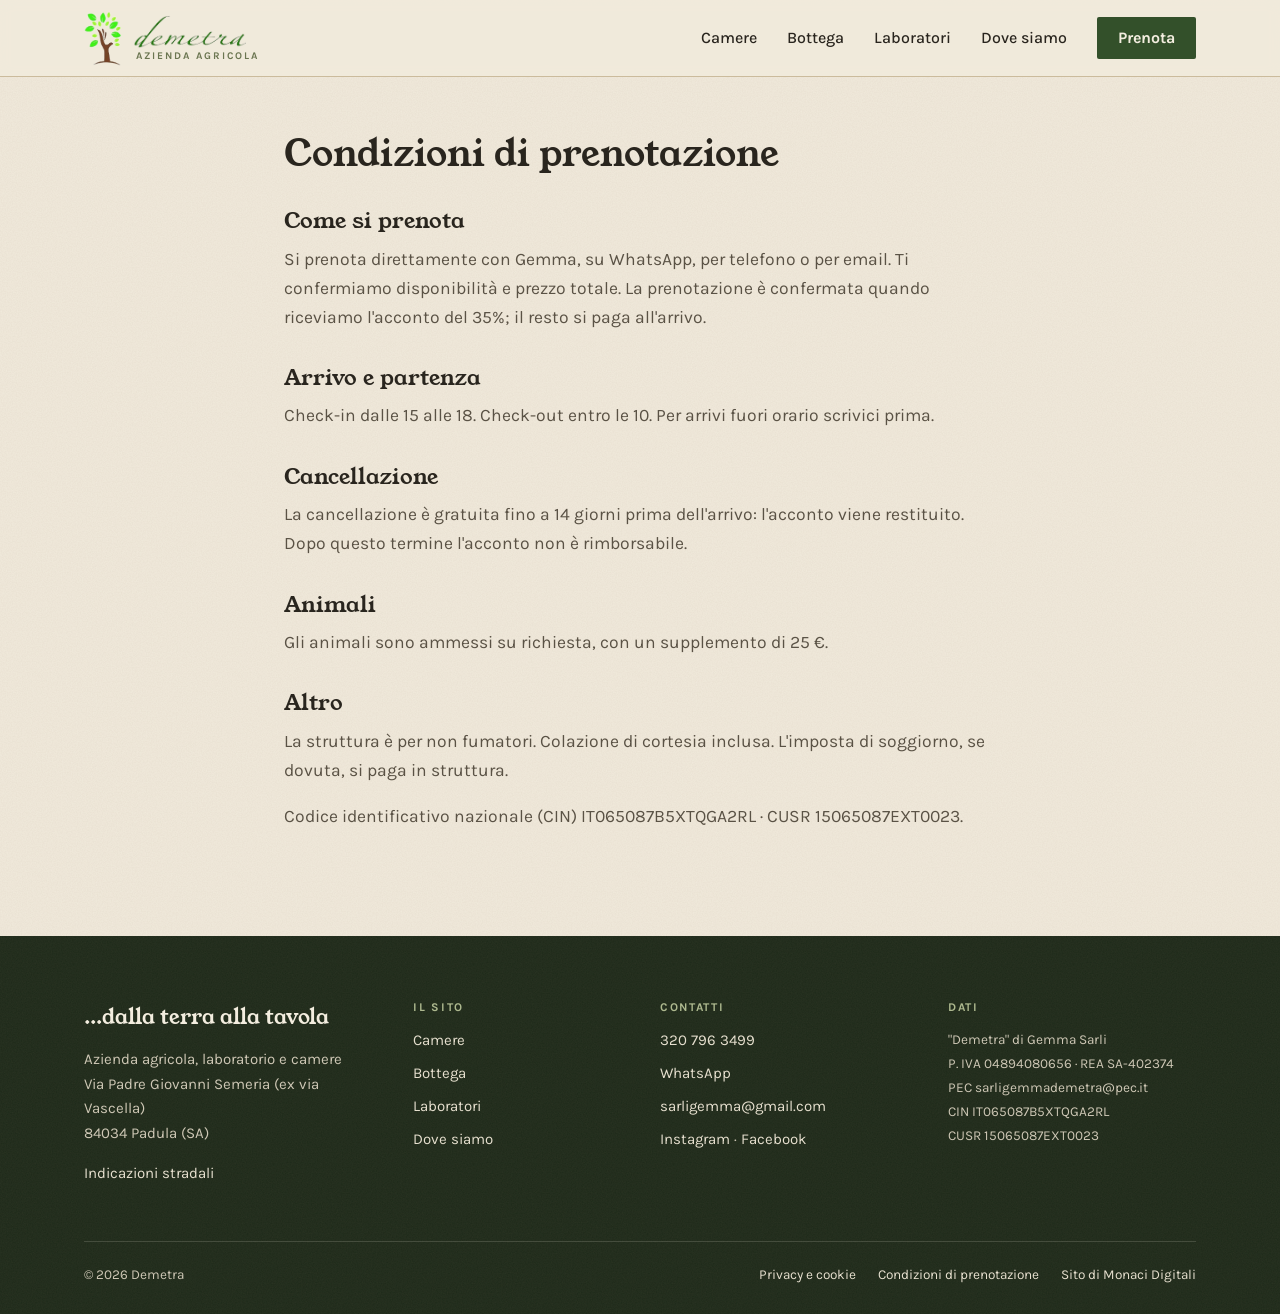
<file: condizioni.html>
<!DOCTYPE html>
<html lang="it">
<head>
<meta charset="utf-8">
<meta name="viewport" content="width=device-width,initial-scale=1">
<title>Condizioni di prenotazione · Demetra</title>
<meta name="description" content="Condizioni di prenotazione delle camere di Demetra.">
<meta name="robots" content="noindex">
<meta name="theme-color" content="#1D2919">
<link rel="icon" type="image/webp" href="img/logo-albero.webp">
<link rel="preload" as="font" type="font/woff2" href="font/YoungSerif-400.woff2" crossorigin>
<link rel="preload" as="font" type="font/woff2" href="font/Karla-400.woff2" crossorigin>
<link rel="stylesheet" href="stile.css">
</head>
<body>
<header class="testata"><div class="wrap">
  <a class="marchio" href="index.html" aria-label="Demetra, pagina iniziale"><img src="img/logo-albero.webp" width="200" height="290" alt=""><span class="scritte"><img src="img/logo-scritta.webp" width="505" height="152" alt="Demetra"><small>azienda agricola</small></span></a>
  <a class="btn btn-pieno prenota-mob" href="camere.html#prenota">Prenota</a>
  <button class="apri" type="button" aria-expanded="false" aria-controls="menu">Menu</button>
  <nav class="menu" id="menu" aria-label="Menu principale"><a href="camere.html">Camere</a><a href="bottega.html">Bottega</a><a href="laboratori.html">Laboratori</a><a href="dove-siamo.html">Dove siamo</a><a class="btn btn-pieno" href="camere.html#prenota">Prenota</a></nav>
</div></header>
<main>
<section class="wrap stretto legale-pag"><h1>Condizioni di prenotazione</h1>
<h2>Come si prenota</h2>
<p>Si prenota direttamente con Gemma, su WhatsApp, per telefono o per email. Ti confermiamo disponibilità e prezzo totale. La prenotazione è confermata quando riceviamo l'acconto del 35%; il resto si paga all'arrivo.</p>
<h2>Arrivo e partenza</h2>
<p>Check-in dalle 15 alle 18. Check-out entro le 10. Per arrivi fuori orario scrivici prima.</p>
<h2>Cancellazione</h2>
<p>La cancellazione è gratuita fino a 14 giorni prima dell'arrivo: l'acconto viene restituito. Dopo questo termine l'acconto non è rimborsabile.</p>
<h2>Animali</h2>
<p>Gli animali sono ammessi su richiesta, con un supplemento di 25 €.</p>
<h2>Altro</h2>
<p>La struttura è per non fumatori. Colazione di cortesia inclusa. L'imposta di soggiorno, se dovuta, si paga in struttura.</p>
<p>Codice identificativo nazionale (CIN) IT065087B5XTQGA2RL · CUSR 15065087EXT0023.</p></section>
</main>
<footer class="piede"><div class="wrap">
  <div class="colonne">
    <div><p class="motto">…dalla terra alla tavola</p><p>Azienda agricola, laboratorio e camere<br>Via Padre Giovanni Semeria (ex via Vascella)<br>84034 Padula (SA)</p><p><a href="https://www.google.com/maps/dir/?api=1&destination=40.333263,15.653617" target="_blank" rel="noopener">Indicazioni stradali</a></p></div>
    <div><h4>Il sito</h4><ul><li><a href="camere.html">Camere</a></li><li><a href="bottega.html">Bottega</a></li><li><a href="laboratori.html">Laboratori</a></li><li><a href="dove-siamo.html">Dove siamo</a></li></ul></div>
    <div><h4>Contatti</h4><ul><li><a href="tel:+393207963499">320 796 3499</a></li><li><a href="https://wa.me/393207963499" target="_blank" rel="noopener">WhatsApp</a></li><li><a href="mailto:sarligemma@gmail.com">sarligemma@gmail.com</a></li><li><a href="https://www.instagram.com/aziendaagricolademetra" target="_blank" rel="noopener">Instagram</a> · <a href="https://www.facebook.com/demetra.azienda.agricola" target="_blank" rel="noopener">Facebook</a></li></ul></div>
    <div><h4>Dati</h4><p class="legale">"Demetra" di Gemma Sarli<br>P. IVA 04894080656 · REA SA-402374<br>PEC sarligemmademetra@pec.it<br>CIN IT065087B5XTQGA2RL<br>CUSR 15065087EXT0023</p></div>
  </div>
  <div class="fondo"><span>© 2026 Demetra</span><nav><a href="privacy.html">Privacy e cookie</a><a href="condizioni.html">Condizioni di prenotazione</a><a href="https://www.monacidigitali.it" target="_blank" rel="noopener">Sito di Monaci Digitali</a></nav></div>
</div></footer>
<script>(function(){
  var b=document.querySelector('.apri'),m=document.querySelector('.menu');
  if(b){b.addEventListener('click',function(){var o=m.classList.toggle('aperto');b.setAttribute('aria-expanded',o);b.textContent=o?'Chiudi':'Menu';});}
  var f=document.querySelector('#modulo-prenota');
  if(f){
    var oggi=new Date().toISOString().slice(0,10);
    f.querySelectorAll('input[type=date]').forEach(function(i){i.min=oggi;});
    document.querySelectorAll('[data-camera]').forEach(function(a){a.addEventListener('click',function(){f.camera.value=a.getAttribute('data-camera');});});
    f.addEventListener('submit',function(e){
      e.preventDefault();
      var a=f.arrivo.value,p=f.partenza.value,es=f.querySelector('.esito');
      if(!a||!p||p<=a){es.textContent='Scegli la data di arrivo e una data di partenza successiva.';return;}
      function it(d){var x=d.split('-');return x[2]+'/'+x[1]+'/'+x[0];}
      var c=f.camera.value,t='Ciao Gemma, vorrei prenotare '+(c?'la '+c:'una camera')+' dal '+it(a)+' al '+it(p)+', '+f.ospiti.value+'. È disponibile?';
      window.open('https://wa.me/393207963499?text='+encodeURIComponent(t),'_blank','noopener');
      es.textContent='Si apre WhatsApp con la richiesta già scritta. Se non si apre, chiama il 320 796 3499.';
    });
  }
})();
</script>
</body>
</html>
</file>
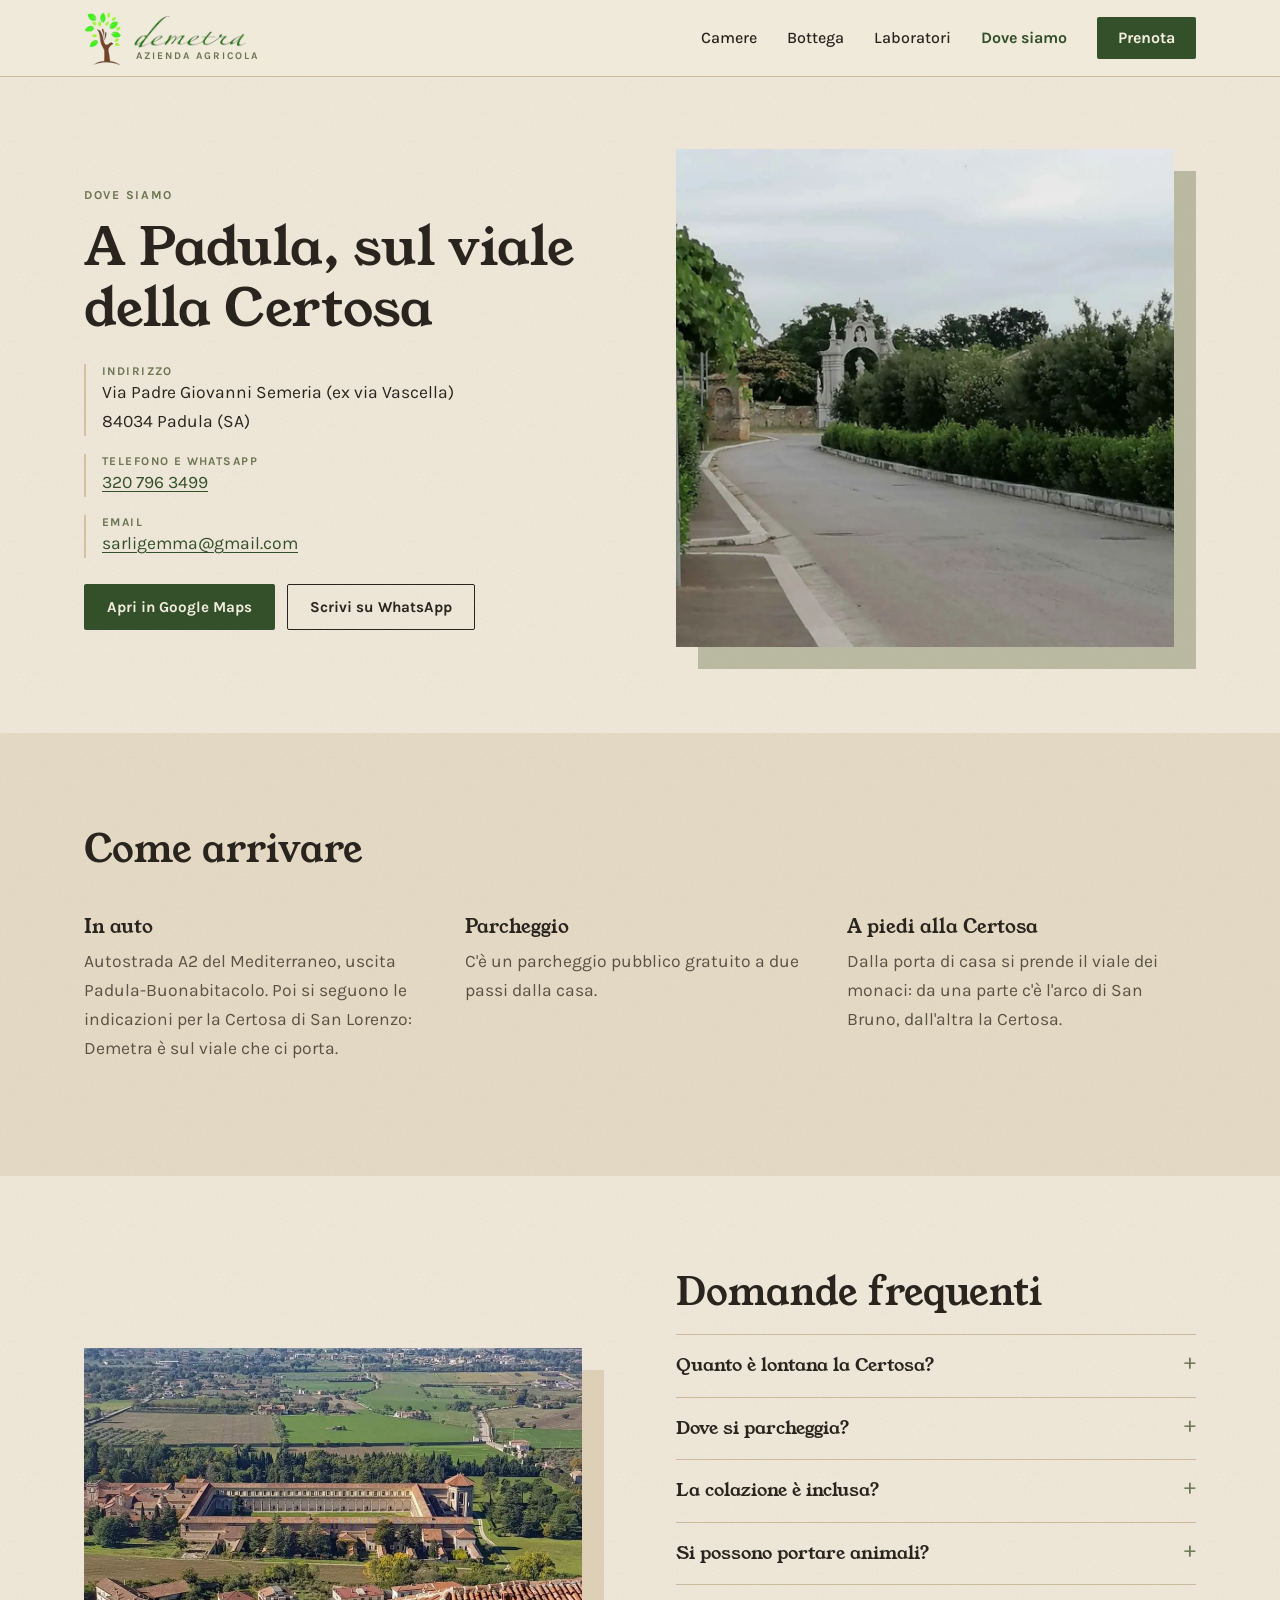
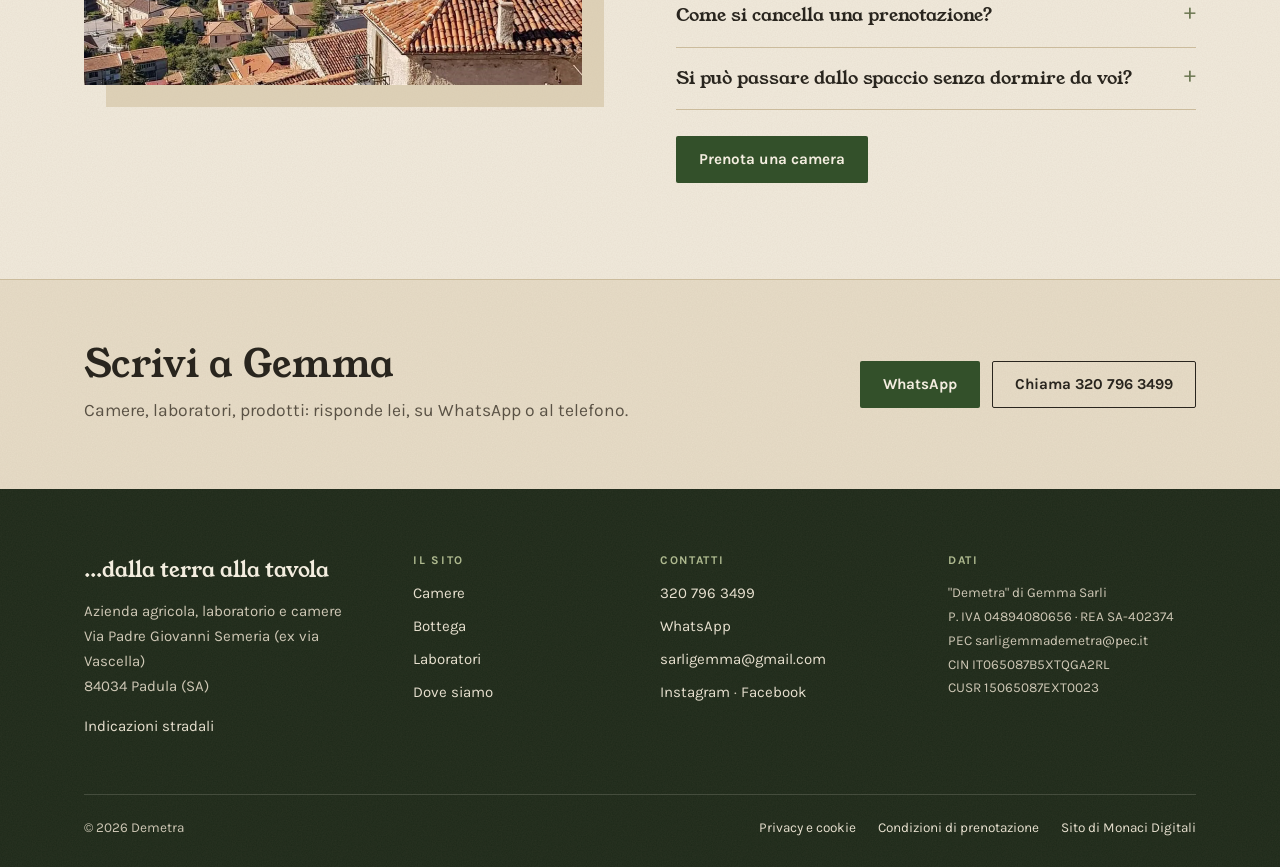
<file: dove-siamo.html>
<!DOCTYPE html>
<html lang="it">
<head>
<meta charset="utf-8">
<meta name="viewport" content="width=device-width,initial-scale=1">
<title>Dove siamo · Demetra, Padula</title>
<meta name="description" content="Via Padre Giovanni Semeria, Padula (SA), sul viale che porta alla Certosa di San Lorenzo. Come arrivare e domande frequenti.">
<meta property="og:title" content="Dove siamo · Demetra, Padula"><meta property="og:description" content="Via Padre Giovanni Semeria, Padula (SA), sul viale che porta alla Certosa di San Lorenzo. Come arrivare e domande frequenti."><meta property="og:image" content="img/mani.webp"><meta property="og:locale" content="it_IT">
<meta name="theme-color" content="#1D2919">
<link rel="icon" type="image/webp" href="img/logo-albero.webp">
<link rel="preload" as="font" type="font/woff2" href="font/YoungSerif-400.woff2" crossorigin>
<link rel="preload" as="font" type="font/woff2" href="font/Karla-400.woff2" crossorigin>
<link rel="stylesheet" href="stile.css">
</head>
<body>
<header class="testata"><div class="wrap">
  <a class="marchio" href="index.html" aria-label="Demetra, pagina iniziale"><img src="img/logo-albero.webp" width="200" height="290" alt=""><span class="scritte"><img src="img/logo-scritta.webp" width="505" height="152" alt="Demetra"><small>azienda agricola</small></span></a>
  <a class="btn btn-pieno prenota-mob" href="camere.html#prenota">Prenota</a>
  <button class="apri" type="button" aria-expanded="false" aria-controls="menu">Menu</button>
  <nav class="menu" id="menu" aria-label="Menu principale"><a href="camere.html">Camere</a><a href="bottega.html">Bottega</a><a href="laboratori.html">Laboratori</a><a href="dove-siamo.html" aria-current="page">Dove siamo</a><a class="btn btn-pieno" href="camere.html#prenota">Prenota</a></nav>
</div></header>
<main>

<section class="apertura"><div class="wrap duo">
  <div>
    <span class="occhio">Dove siamo</span>
    <h1>A Padula, sul viale della Certosa</h1>
    <div class="recapiti">
      <div><span>Indirizzo</span>Via Padre Giovanni Semeria (ex via Vascella)<br>84034 Padula (SA)</div>
      <div><span>Telefono e WhatsApp</span><a href="tel:+393207963499">320 796 3499</a></div>
      <div><span>Email</span><a href="mailto:sarligemma@gmail.com">sarligemma@gmail.com</a></div>
    </div>
    <div class="azioni"><a class="btn btn-pieno" href="https://www.google.com/maps/dir/?api=1&destination=40.333263,15.653617" target="_blank" rel="noopener">Apri in Google Maps</a><a class="btn btn-linea" href="https://wa.me/393207963499" target="_blank" rel="noopener">Scrivi su WhatsApp</a></div>
  </div>
  <div class="strato verde"><img src="img/viale.webp" width="1100" height="1100" alt="Il viale dei monaci con l'arco di San Bruno in fondo" fetchpriority="high"></div>
</div></section>

<section class="sez lino"><div class="wrap">
  <div class="testa"><h2>Come arrivare</h2></div>
  <div class="percorsi">
    <div><h3>In auto</h3><p>Autostrada A2 del Mediterraneo, uscita Padula-Buonabitacolo. Poi si seguono le indicazioni per la Certosa di San Lorenzo: Demetra è sul viale che ci porta.</p></div>
    <div><h3>Parcheggio</h3><p>C'è un parcheggio pubblico gratuito a due passi dalla casa.</p></div>
    <div><h3>A piedi alla Certosa</h3><p>Dalla porta di casa si prende il viale dei monaci: da una parte c'è l'arco di San Bruno, dall'altra la Certosa.</p></div>
  </div>
</div></section>

<section class="sez"><div class="wrap duo">
  <div class="strato"><img src="img/arr-hero.webp" width="1900" height="1286" alt="La Certosa di San Lorenzo e la valle viste dall'alto" loading="lazy" decoding="async"></div>
  <div><h2>Domande frequenti</h2><div class="faq"><details><summary>Quanto è lontana la Certosa?</summary><p>Il viale davanti alla casa porta dritto alla Certosa di San Lorenzo: ci si va a piedi.</p></details><details><summary>Dove si parcheggia?</summary><p>C'è un parcheggio pubblico gratuito vicino alla casa.</p></details><details><summary>La colazione è inclusa?</summary><p>Sì, una colazione di cortesia con cornetti e succhi.</p></details><details><summary>Si possono portare animali?</summary><p>Sì, su richiesta, con un supplemento di 25 €.</p></details><details><summary>Come si cancella una prenotazione?</summary><p>Fino a 14 giorni prima dell'arrivo la cancellazione è gratuita e l'acconto viene restituito.</p></details><details><summary>Si può passare dallo spaccio senza dormire da voi?</summary><p>Sì. Per essere sicuri di trovare qualcuno, scrivete prima a Gemma su WhatsApp.</p></details></div>
  <div class="azioni"><a class="btn btn-pieno" href="camere.html#prenota">Prenota una camera</a></div></div>
</div></section>

</main>
<section class="contatto"><div class="wrap">
  <div><h2>Scrivi a Gemma</h2><p>Camere, laboratori, prodotti: risponde lei, su WhatsApp o al telefono.</p></div>
  <div class="azioni"><a class="btn btn-pieno" href="https://wa.me/393207963499" target="_blank" rel="noopener">WhatsApp</a><a class="btn btn-linea" href="tel:+393207963499">Chiama 320 796 3499</a></div>
</div></section>
<footer class="piede"><div class="wrap">
  <div class="colonne">
    <div><p class="motto">…dalla terra alla tavola</p><p>Azienda agricola, laboratorio e camere<br>Via Padre Giovanni Semeria (ex via Vascella)<br>84034 Padula (SA)</p><p><a href="https://www.google.com/maps/dir/?api=1&destination=40.333263,15.653617" target="_blank" rel="noopener">Indicazioni stradali</a></p></div>
    <div><h4>Il sito</h4><ul><li><a href="camere.html">Camere</a></li><li><a href="bottega.html">Bottega</a></li><li><a href="laboratori.html">Laboratori</a></li><li><a href="dove-siamo.html">Dove siamo</a></li></ul></div>
    <div><h4>Contatti</h4><ul><li><a href="tel:+393207963499">320 796 3499</a></li><li><a href="https://wa.me/393207963499" target="_blank" rel="noopener">WhatsApp</a></li><li><a href="mailto:sarligemma@gmail.com">sarligemma@gmail.com</a></li><li><a href="https://www.instagram.com/aziendaagricolademetra" target="_blank" rel="noopener">Instagram</a> · <a href="https://www.facebook.com/demetra.azienda.agricola" target="_blank" rel="noopener">Facebook</a></li></ul></div>
    <div><h4>Dati</h4><p class="legale">"Demetra" di Gemma Sarli<br>P. IVA 04894080656 · REA SA-402374<br>PEC sarligemmademetra@pec.it<br>CIN IT065087B5XTQGA2RL<br>CUSR 15065087EXT0023</p></div>
  </div>
  <div class="fondo"><span>© 2026 Demetra</span><nav><a href="privacy.html">Privacy e cookie</a><a href="condizioni.html">Condizioni di prenotazione</a><a href="https://www.monacidigitali.it" target="_blank" rel="noopener">Sito di Monaci Digitali</a></nav></div>
</div></footer>
<script>(function(){
  var b=document.querySelector('.apri'),m=document.querySelector('.menu');
  if(b){b.addEventListener('click',function(){var o=m.classList.toggle('aperto');b.setAttribute('aria-expanded',o);b.textContent=o?'Chiudi':'Menu';});}
  var f=document.querySelector('#modulo-prenota');
  if(f){
    var oggi=new Date().toISOString().slice(0,10);
    f.querySelectorAll('input[type=date]').forEach(function(i){i.min=oggi;});
    document.querySelectorAll('[data-camera]').forEach(function(a){a.addEventListener('click',function(){f.camera.value=a.getAttribute('data-camera');});});
    f.addEventListener('submit',function(e){
      e.preventDefault();
      var a=f.arrivo.value,p=f.partenza.value,es=f.querySelector('.esito');
      if(!a||!p||p<=a){es.textContent='Scegli la data di arrivo e una data di partenza successiva.';return;}
      function it(d){var x=d.split('-');return x[2]+'/'+x[1]+'/'+x[0];}
      var c=f.camera.value,t='Ciao Gemma, vorrei prenotare '+(c?'la '+c:'una camera')+' dal '+it(a)+' al '+it(p)+', '+f.ospiti.value+'. È disponibile?';
      window.open('https://wa.me/393207963499?text='+encodeURIComponent(t),'_blank','noopener');
      es.textContent='Si apre WhatsApp con la richiesta già scritta. Se non si apre, chiama il 320 796 3499.';
    });
  }
})();
</script>
</body>
</html>
</file>
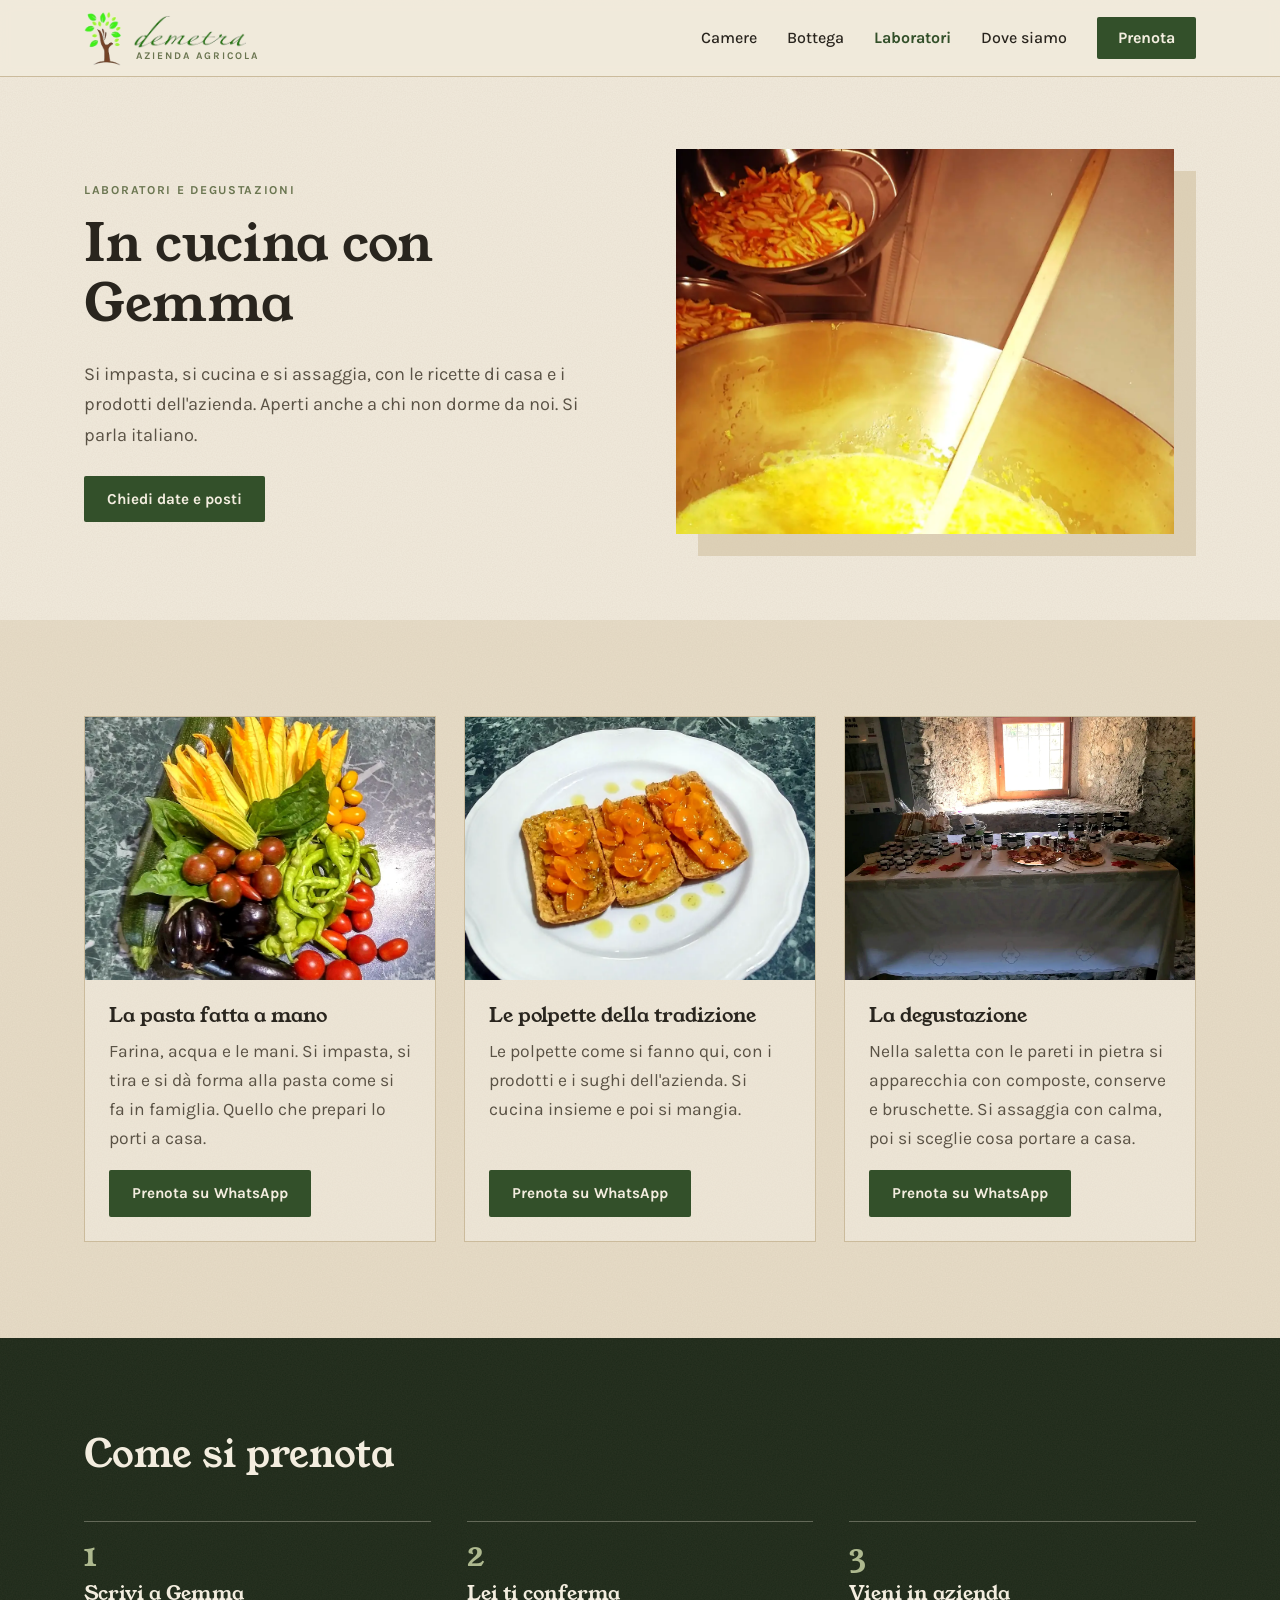
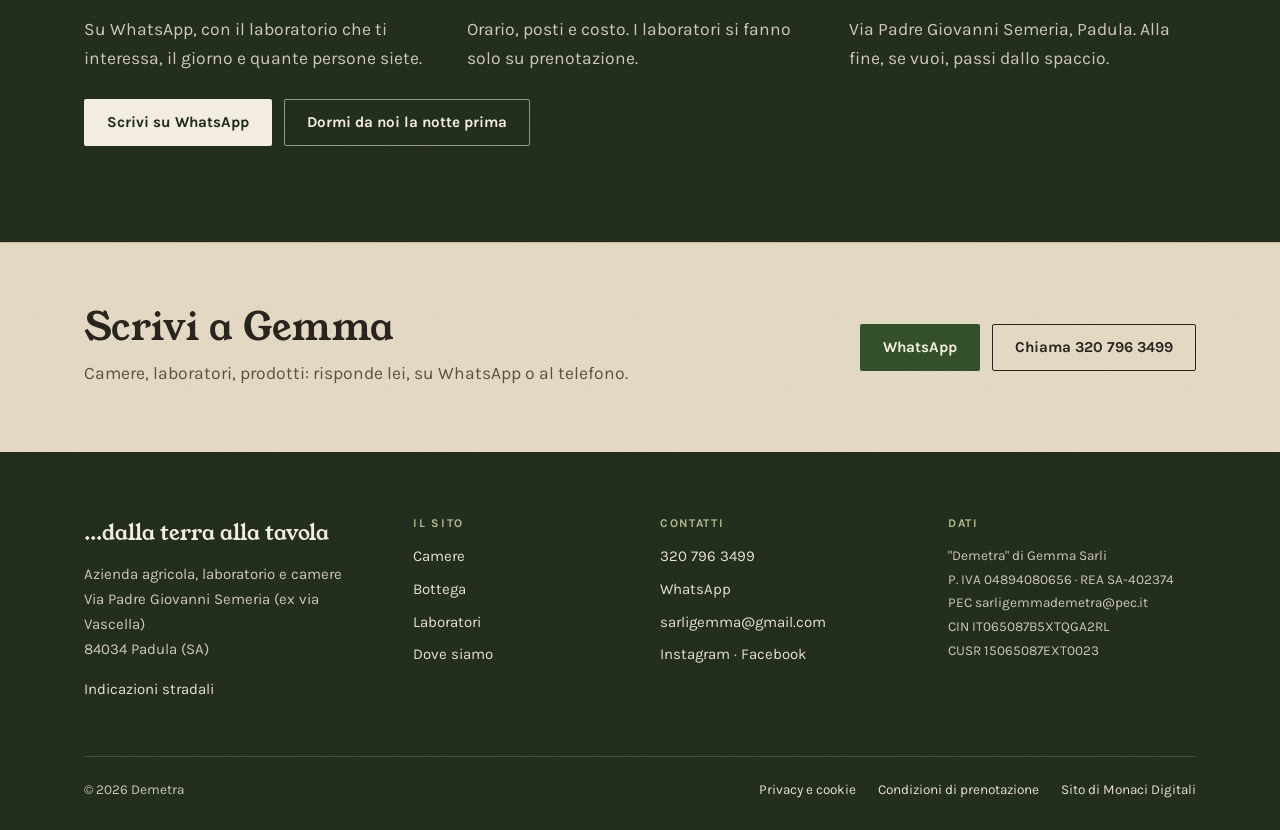
<file: laboratori.html>
<!DOCTYPE html>
<html lang="it">
<head>
<meta charset="utf-8">
<meta name="viewport" content="width=device-width,initial-scale=1">
<title>Laboratori · Demetra, Padula</title>
<meta name="description" content="Laboratori di pasta fatta a mano e polpette, degustazioni dei prodotti dell'azienda. Aperti anche a chi non dorme da Demetra.">
<meta property="og:title" content="Laboratori · Demetra, Padula"><meta property="og:description" content="Laboratori di pasta fatta a mano e polpette, degustazioni dei prodotti dell'azienda. Aperti anche a chi non dorme da Demetra."><meta property="og:image" content="img/mani.webp"><meta property="og:locale" content="it_IT">
<meta name="theme-color" content="#1D2919">
<link rel="icon" type="image/webp" href="img/logo-albero.webp">
<link rel="preload" as="font" type="font/woff2" href="font/YoungSerif-400.woff2" crossorigin>
<link rel="preload" as="font" type="font/woff2" href="font/Karla-400.woff2" crossorigin>
<link rel="stylesheet" href="stile.css">
</head>
<body>
<header class="testata"><div class="wrap">
  <a class="marchio" href="index.html" aria-label="Demetra, pagina iniziale"><img src="img/logo-albero.webp" width="200" height="290" alt=""><span class="scritte"><img src="img/logo-scritta.webp" width="505" height="152" alt="Demetra"><small>azienda agricola</small></span></a>
  <a class="btn btn-pieno prenota-mob" href="camere.html#prenota">Prenota</a>
  <button class="apri" type="button" aria-expanded="false" aria-controls="menu">Menu</button>
  <nav class="menu" id="menu" aria-label="Menu principale"><a href="camere.html">Camere</a><a href="bottega.html">Bottega</a><a href="laboratori.html" aria-current="page">Laboratori</a><a href="dove-siamo.html">Dove siamo</a><a class="btn btn-pieno" href="camere.html#prenota">Prenota</a></nav>
</div></header>
<main>

<section class="apertura"><div class="wrap duo">
  <div>
    <span class="occhio">Laboratori e degustazioni</span>
    <h1>In cucina con Gemma</h1>
    <p class="lead">Si impasta, si cucina e si assaggia, con le ricette di casa e i prodotti dell'azienda. Aperti anche a chi non dorme da noi. Si parla italiano.</p>
    <div class="azioni"><a class="btn btn-pieno" href="https://wa.me/393207963499?text=Ciao%20Gemma%2C%20vorrei%20prenotare%20un%20laboratorio" target="_blank" rel="noopener">Chiedi date e posti</a></div>
  </div>
  <div class="strato"><img src="img/lab-hero.webp" width="1200" height="928" alt="Agrumi che cuociono nel paiolo del laboratorio" fetchpriority="high"></div>
</div></section>

<section class="sez lino"><div class="wrap">
  <div class="labs">
    <article class="lab"><div class="ritaglio"><img src="img/gal-2.webp" width="900" height="831" alt="Fiori di zucca, pomodori, melanzane e peperoni dell'orto" loading="lazy" decoding="async"></div><div class="corpo"><h3>La pasta fatta a mano</h3><p>Farina, acqua e le mani. Si impasta, si tira e si dà forma alla pasta come si fa in famiglia. Quello che prepari lo porti a casa.</p><a class="btn btn-pieno" href="https://wa.me/393207963499?text=Ciao%20Gemma%2C%20vorrei%20prenotare%20il%20laboratorio%20della%20pasta" target="_blank" rel="noopener">Prenota su WhatsApp</a></div></article>
    <article class="lab"><div class="ritaglio"><img src="img/gal-5.webp" width="900" height="800" alt="Bruschette con i pomodorini dell'azienda" loading="lazy" decoding="async"></div><div class="corpo"><h3>Le polpette della tradizione</h3><p>Le polpette come si fanno qui, con i prodotti e i sughi dell'azienda. Si cucina insieme e poi si mangia.</p><a class="btn btn-pieno" href="https://wa.me/393207963499?text=Ciao%20Gemma%2C%20vorrei%20prenotare%20il%20laboratorio%20delle%20polpette" target="_blank" rel="noopener">Prenota su WhatsApp</a></div></article>
    <article class="lab"><div class="ritaglio"><img src="img/deg-sala.webp" width="1400" height="1050" alt="La saletta degustazione con le pareti in pietra e la tavola apparecchiata" loading="lazy" decoding="async"></div><div class="corpo"><h3>La degustazione</h3><p>Nella saletta con le pareti in pietra si apparecchia con composte, conserve e bruschette. Si assaggia con calma, poi si sceglie cosa portare a casa.</p><a class="btn btn-pieno" href="https://wa.me/393207963499?text=Ciao%20Gemma%2C%20vorrei%20prenotare%20una%20degustazione" target="_blank" rel="noopener">Prenota su WhatsApp</a></div></article>
  </div>
</div></section>

<section class="sez notte"><div class="wrap">
  <div class="testa"><h2>Come si prenota</h2></div>
  <div class="passi">
    <div><h3>Scrivi a Gemma</h3><p>Su WhatsApp, con il laboratorio che ti interessa, il giorno e quante persone siete.</p></div>
    <div><h3>Lei ti conferma</h3><p>Orario, posti e costo. I laboratori si fanno solo su prenotazione.</p></div>
    <div><h3>Vieni in azienda</h3><p>Via Padre Giovanni Semeria, Padula. Alla fine, se vuoi, passi dallo spaccio.</p></div>
  </div>
  <div class="azioni"><a class="btn btn-chiaro" href="https://wa.me/393207963499?text=Ciao%20Gemma%2C%20vorrei%20prenotare%20un%20laboratorio" target="_blank" rel="noopener">Scrivi su WhatsApp</a><a class="btn btn-trasp" href="camere.html">Dormi da noi la notte prima</a></div>
</div></section>

</main>
<section class="contatto"><div class="wrap">
  <div><h2>Scrivi a Gemma</h2><p>Camere, laboratori, prodotti: risponde lei, su WhatsApp o al telefono.</p></div>
  <div class="azioni"><a class="btn btn-pieno" href="https://wa.me/393207963499" target="_blank" rel="noopener">WhatsApp</a><a class="btn btn-linea" href="tel:+393207963499">Chiama 320 796 3499</a></div>
</div></section>
<footer class="piede"><div class="wrap">
  <div class="colonne">
    <div><p class="motto">…dalla terra alla tavola</p><p>Azienda agricola, laboratorio e camere<br>Via Padre Giovanni Semeria (ex via Vascella)<br>84034 Padula (SA)</p><p><a href="https://www.google.com/maps/dir/?api=1&destination=40.333263,15.653617" target="_blank" rel="noopener">Indicazioni stradali</a></p></div>
    <div><h4>Il sito</h4><ul><li><a href="camere.html">Camere</a></li><li><a href="bottega.html">Bottega</a></li><li><a href="laboratori.html">Laboratori</a></li><li><a href="dove-siamo.html">Dove siamo</a></li></ul></div>
    <div><h4>Contatti</h4><ul><li><a href="tel:+393207963499">320 796 3499</a></li><li><a href="https://wa.me/393207963499" target="_blank" rel="noopener">WhatsApp</a></li><li><a href="mailto:sarligemma@gmail.com">sarligemma@gmail.com</a></li><li><a href="https://www.instagram.com/aziendaagricolademetra" target="_blank" rel="noopener">Instagram</a> · <a href="https://www.facebook.com/demetra.azienda.agricola" target="_blank" rel="noopener">Facebook</a></li></ul></div>
    <div><h4>Dati</h4><p class="legale">"Demetra" di Gemma Sarli<br>P. IVA 04894080656 · REA SA-402374<br>PEC sarligemmademetra@pec.it<br>CIN IT065087B5XTQGA2RL<br>CUSR 15065087EXT0023</p></div>
  </div>
  <div class="fondo"><span>© 2026 Demetra</span><nav><a href="privacy.html">Privacy e cookie</a><a href="condizioni.html">Condizioni di prenotazione</a><a href="https://www.monacidigitali.it" target="_blank" rel="noopener">Sito di Monaci Digitali</a></nav></div>
</div></footer>
<script>(function(){
  var b=document.querySelector('.apri'),m=document.querySelector('.menu');
  if(b){b.addEventListener('click',function(){var o=m.classList.toggle('aperto');b.setAttribute('aria-expanded',o);b.textContent=o?'Chiudi':'Menu';});}
  var f=document.querySelector('#modulo-prenota');
  if(f){
    var oggi=new Date().toISOString().slice(0,10);
    f.querySelectorAll('input[type=date]').forEach(function(i){i.min=oggi;});
    document.querySelectorAll('[data-camera]').forEach(function(a){a.addEventListener('click',function(){f.camera.value=a.getAttribute('data-camera');});});
    f.addEventListener('submit',function(e){
      e.preventDefault();
      var a=f.arrivo.value,p=f.partenza.value,es=f.querySelector('.esito');
      if(!a||!p||p<=a){es.textContent='Scegli la data di arrivo e una data di partenza successiva.';return;}
      function it(d){var x=d.split('-');return x[2]+'/'+x[1]+'/'+x[0];}
      var c=f.camera.value,t='Ciao Gemma, vorrei prenotare '+(c?'la '+c:'una camera')+' dal '+it(a)+' al '+it(p)+', '+f.ospiti.value+'. È disponibile?';
      window.open('https://wa.me/393207963499?text='+encodeURIComponent(t),'_blank','noopener');
      es.textContent='Si apre WhatsApp con la richiesta già scritta. Se non si apre, chiama il 320 796 3499.';
    });
  }
})();
</script>
</body>
</html>
</file>
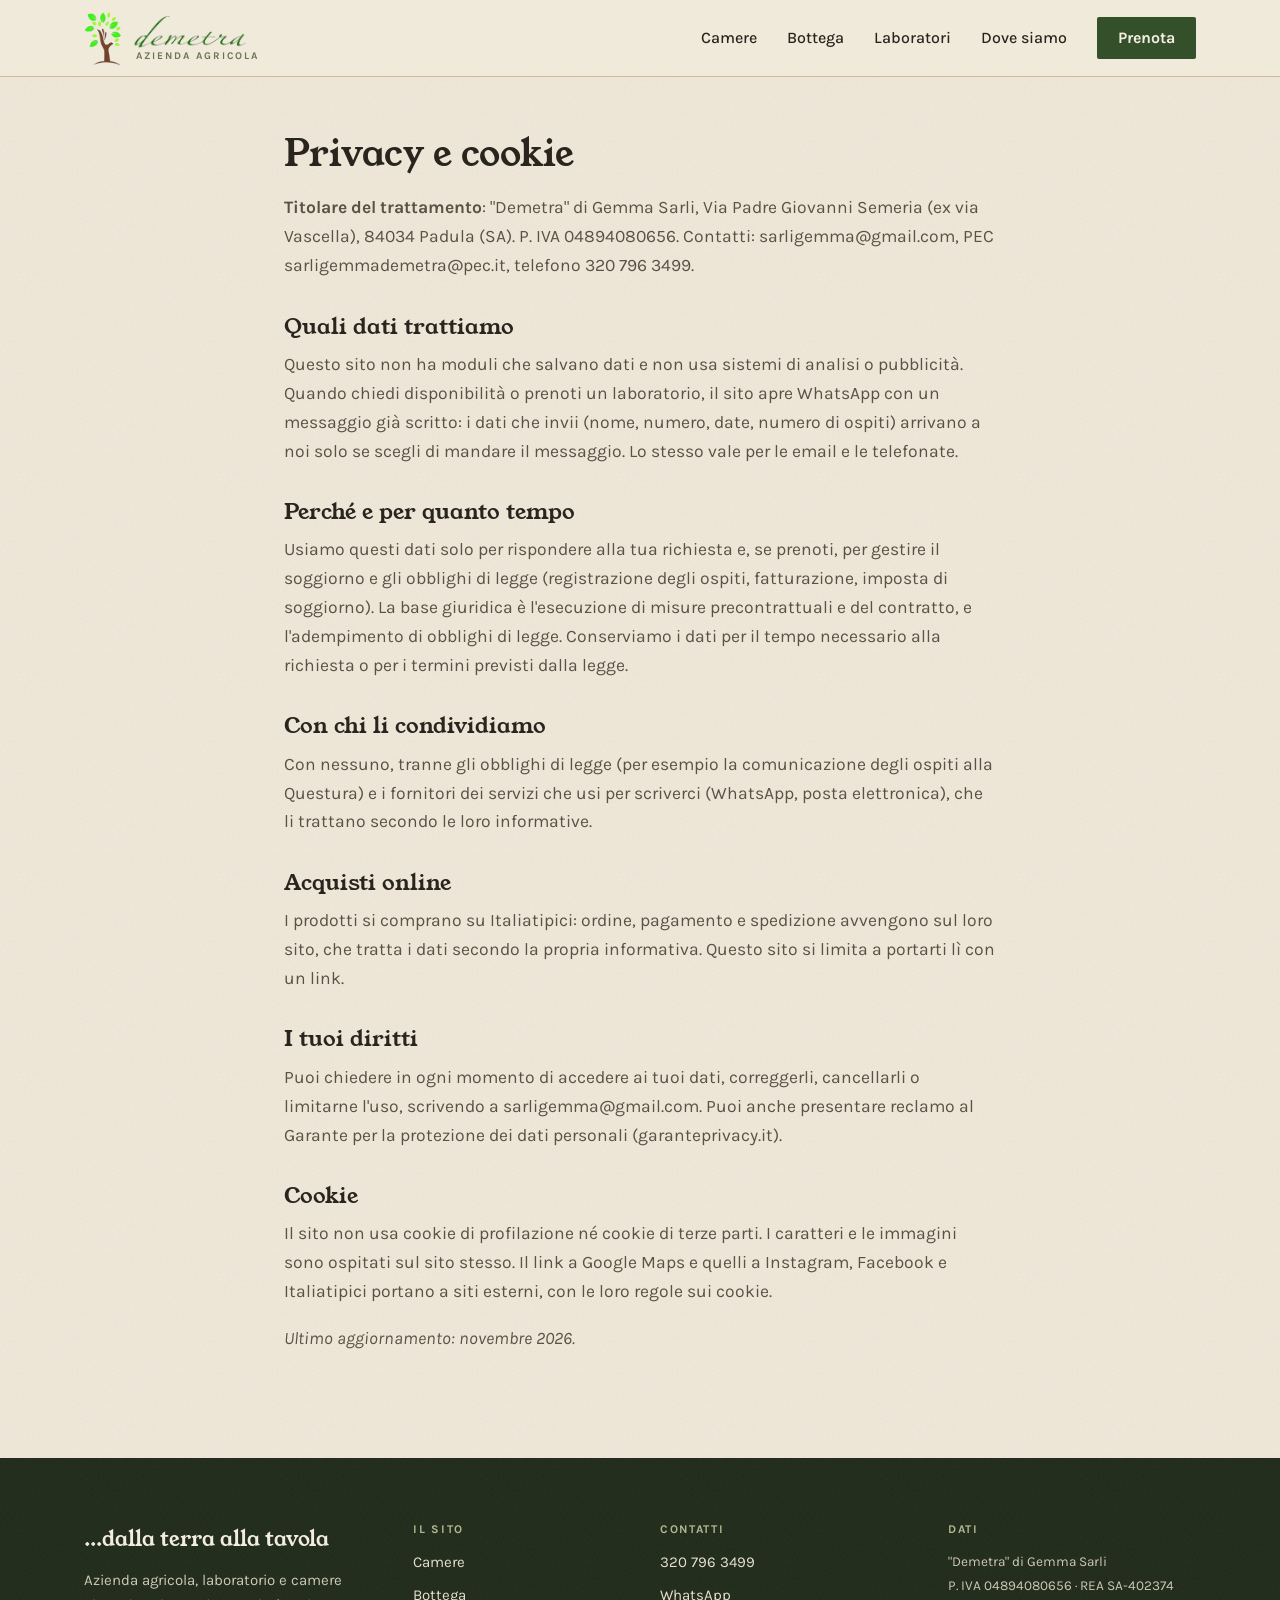
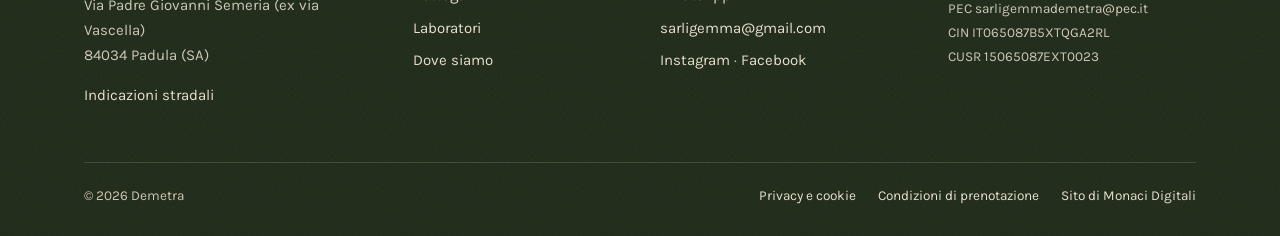
<file: privacy.html>
<!DOCTYPE html>
<html lang="it">
<head>
<meta charset="utf-8">
<meta name="viewport" content="width=device-width,initial-scale=1">
<title>Privacy e cookie · Demetra</title>
<meta name="description" content="Informativa privacy e cookie del sito di Demetra.">
<meta name="robots" content="noindex">
<meta name="theme-color" content="#1D2919">
<link rel="icon" type="image/webp" href="img/logo-albero.webp">
<link rel="preload" as="font" type="font/woff2" href="font/YoungSerif-400.woff2" crossorigin>
<link rel="preload" as="font" type="font/woff2" href="font/Karla-400.woff2" crossorigin>
<link rel="stylesheet" href="stile.css">
</head>
<body>
<header class="testata"><div class="wrap">
  <a class="marchio" href="index.html" aria-label="Demetra, pagina iniziale"><img src="img/logo-albero.webp" width="200" height="290" alt=""><span class="scritte"><img src="img/logo-scritta.webp" width="505" height="152" alt="Demetra"><small>azienda agricola</small></span></a>
  <a class="btn btn-pieno prenota-mob" href="camere.html#prenota">Prenota</a>
  <button class="apri" type="button" aria-expanded="false" aria-controls="menu">Menu</button>
  <nav class="menu" id="menu" aria-label="Menu principale"><a href="camere.html">Camere</a><a href="bottega.html">Bottega</a><a href="laboratori.html">Laboratori</a><a href="dove-siamo.html">Dove siamo</a><a class="btn btn-pieno" href="camere.html#prenota">Prenota</a></nav>
</div></header>
<main>
<section class="wrap stretto legale-pag"><h1>Privacy e cookie</h1>
<p><b>Titolare del trattamento</b>: "Demetra" di Gemma Sarli, Via Padre Giovanni Semeria (ex via Vascella), 84034 Padula (SA). P. IVA 04894080656. Contatti: sarligemma@gmail.com, PEC sarligemmademetra@pec.it, telefono 320 796 3499.</p>
<h2>Quali dati trattiamo</h2>
<p>Questo sito non ha moduli che salvano dati e non usa sistemi di analisi o pubblicità. Quando chiedi disponibilità o prenoti un laboratorio, il sito apre WhatsApp con un messaggio già scritto: i dati che invii (nome, numero, date, numero di ospiti) arrivano a noi solo se scegli di mandare il messaggio. Lo stesso vale per le email e le telefonate.</p>
<h2>Perché e per quanto tempo</h2>
<p>Usiamo questi dati solo per rispondere alla tua richiesta e, se prenoti, per gestire il soggiorno e gli obblighi di legge (registrazione degli ospiti, fatturazione, imposta di soggiorno). La base giuridica è l'esecuzione di misure precontrattuali e del contratto, e l'adempimento di obblighi di legge. Conserviamo i dati per il tempo necessario alla richiesta o per i termini previsti dalla legge.</p>
<h2>Con chi li condividiamo</h2>
<p>Con nessuno, tranne gli obblighi di legge (per esempio la comunicazione degli ospiti alla Questura) e i fornitori dei servizi che usi per scriverci (WhatsApp, posta elettronica), che li trattano secondo le loro informative.</p>
<h2>Acquisti online</h2>
<p>I prodotti si comprano su Italiatipici: ordine, pagamento e spedizione avvengono sul loro sito, che tratta i dati secondo la propria informativa. Questo sito si limita a portarti lì con un link.</p>
<h2>I tuoi diritti</h2>
<p>Puoi chiedere in ogni momento di accedere ai tuoi dati, correggerli, cancellarli o limitarne l'uso, scrivendo a sarligemma@gmail.com. Puoi anche presentare reclamo al Garante per la protezione dei dati personali (garanteprivacy.it).</p>
<h2>Cookie</h2>
<p>Il sito non usa cookie di profilazione né cookie di terze parti. I caratteri e le immagini sono ospitati sul sito stesso. Il link a Google Maps e quelli a Instagram, Facebook e Italiatipici portano a siti esterni, con le loro regole sui cookie.</p>
<p><i>Ultimo aggiornamento: novembre 2026.</i></p></section>
</main>
<footer class="piede"><div class="wrap">
  <div class="colonne">
    <div><p class="motto">…dalla terra alla tavola</p><p>Azienda agricola, laboratorio e camere<br>Via Padre Giovanni Semeria (ex via Vascella)<br>84034 Padula (SA)</p><p><a href="https://www.google.com/maps/dir/?api=1&destination=40.333263,15.653617" target="_blank" rel="noopener">Indicazioni stradali</a></p></div>
    <div><h4>Il sito</h4><ul><li><a href="camere.html">Camere</a></li><li><a href="bottega.html">Bottega</a></li><li><a href="laboratori.html">Laboratori</a></li><li><a href="dove-siamo.html">Dove siamo</a></li></ul></div>
    <div><h4>Contatti</h4><ul><li><a href="tel:+393207963499">320 796 3499</a></li><li><a href="https://wa.me/393207963499" target="_blank" rel="noopener">WhatsApp</a></li><li><a href="mailto:sarligemma@gmail.com">sarligemma@gmail.com</a></li><li><a href="https://www.instagram.com/aziendaagricolademetra" target="_blank" rel="noopener">Instagram</a> · <a href="https://www.facebook.com/demetra.azienda.agricola" target="_blank" rel="noopener">Facebook</a></li></ul></div>
    <div><h4>Dati</h4><p class="legale">"Demetra" di Gemma Sarli<br>P. IVA 04894080656 · REA SA-402374<br>PEC sarligemmademetra@pec.it<br>CIN IT065087B5XTQGA2RL<br>CUSR 15065087EXT0023</p></div>
  </div>
  <div class="fondo"><span>© 2026 Demetra</span><nav><a href="privacy.html">Privacy e cookie</a><a href="condizioni.html">Condizioni di prenotazione</a><a href="https://www.monacidigitali.it" target="_blank" rel="noopener">Sito di Monaci Digitali</a></nav></div>
</div></footer>
<script>(function(){
  var b=document.querySelector('.apri'),m=document.querySelector('.menu');
  if(b){b.addEventListener('click',function(){var o=m.classList.toggle('aperto');b.setAttribute('aria-expanded',o);b.textContent=o?'Chiudi':'Menu';});}
  var f=document.querySelector('#modulo-prenota');
  if(f){
    var oggi=new Date().toISOString().slice(0,10);
    f.querySelectorAll('input[type=date]').forEach(function(i){i.min=oggi;});
    document.querySelectorAll('[data-camera]').forEach(function(a){a.addEventListener('click',function(){f.camera.value=a.getAttribute('data-camera');});});
    f.addEventListener('submit',function(e){
      e.preventDefault();
      var a=f.arrivo.value,p=f.partenza.value,es=f.querySelector('.esito');
      if(!a||!p||p<=a){es.textContent='Scegli la data di arrivo e una data di partenza successiva.';return;}
      function it(d){var x=d.split('-');return x[2]+'/'+x[1]+'/'+x[0];}
      var c=f.camera.value,t='Ciao Gemma, vorrei prenotare '+(c?'la '+c:'una camera')+' dal '+it(a)+' al '+it(p)+', '+f.ospiti.value+'. È disponibile?';
      window.open('https://wa.me/393207963499?text='+encodeURIComponent(t),'_blank','noopener');
      es.textContent='Si apre WhatsApp con la richiesta già scritta. Se non si apre, chiama il 320 796 3499.';
    });
  }
})();
</script>
</body>
</html>
</file>
<file: stile.css>
@font-face{font-family:"Young Serif";font-style:normal;font-weight:400;font-display:swap;src:url(font/YoungSerif-400.woff2) format("woff2")}
@font-face{font-family:"Karla";font-style:normal;font-weight:400 700;font-display:swap;src:url(font/Karla-400.woff2) format("woff2")}
@font-face{font-family:"Karla";font-style:italic;font-weight:400;font-display:swap;src:url(font/Karla-400i.woff2) format("woff2")}
:root{
  --carta:#F1EADC;--lino:#E7DCC7;--argilla:#D3C1A0;--filetto:#CBBB9C;
  --inchiostro:#29251E;--inchiostro-2:#5A5245;--salvia:#6B7651;
  --bosco:#33502A;--bosco-h:#44663A;--notte:#1D2919;--crema:#F3EDDF;
  --hero:#211F21;
  --serif:"Young Serif",Georgia,serif;--sans:"Karla",system-ui,sans-serif;
  --grana:url("data:image/svg+xml,%3Csvg xmlns='http://www.w3.org/2000/svg' width='200' height='200'%3E%3Cfilter id='n'%3E%3CfeTurbulence type='fractalNoise' baseFrequency='.8' numOctaves='2' stitchTiles='stitch'/%3E%3CfeColorMatrix values='0 0 0 0 .33 0 0 0 0 .27 0 0 0 0 .18 0 0 0 .10 0'/%3E%3C/filter%3E%3Crect width='100%25' height='100%25' filter='url(%23n)'/%3E%3C/svg%3E");
}
*{box-sizing:border-box}
html{scroll-behavior:smooth;-webkit-text-size-adjust:100%;scroll-padding-top:90px}
body{margin:0;background:var(--carta) var(--grana);color:var(--inchiostro);font:400 17.5px/1.65 var(--sans)}
img{display:block;max-width:100%;height:auto}
a{color:var(--bosco);text-underline-offset:3px;text-decoration-thickness:1px}
a:hover{color:var(--bosco-h)}
h1,h2,h3{font-family:var(--serif);font-weight:400;line-height:1.14;margin:0 0 .5em;color:var(--inchiostro)}
h1{font-size:clamp(2.1rem,4.4vw,3.3rem)}
h2{font-size:clamp(1.65rem,3vw,2.35rem)}
h3{font-size:1.28rem}
p{margin:0 0 1em}
.wrap{max-width:1160px;margin:0 auto;padding:0 24px}
.stretto{max-width:760px}
.occhio{display:block;font:700 .76rem/1.3 var(--sans);letter-spacing:.14em;text-transform:uppercase;color:var(--salvia);margin-bottom:14px}
.lead{font-size:1.14rem;color:var(--inchiostro-2);max-width:38em}
.btn{display:inline-flex;align-items:center;justify-content:center;gap:8px;font:700 .95rem/1.1 var(--sans);padding:14px 22px;border-radius:2px;text-decoration:none;border:1px solid transparent;cursor:pointer;transition:background .15s,color .15s;text-align:center}
.btn-pieno{background:var(--bosco);color:var(--crema)}
.btn-pieno:hover{background:var(--bosco-h);color:var(--crema)}
.btn-linea{border-color:var(--inchiostro);color:var(--inchiostro)}
.btn-linea:hover{background:var(--inchiostro);color:var(--crema)}
.btn-chiaro{background:var(--crema);color:var(--notte)}
.btn-chiaro:hover{background:#fff;color:var(--notte)}
.btn-trasp{border-color:rgba(243,237,223,.55);color:var(--crema)}
.btn-trasp:hover{background:rgba(243,237,223,.12);color:var(--crema)}
.azioni{display:flex;flex-wrap:wrap;gap:12px;margin-top:26px}
.vai{font-weight:700;text-decoration:none;border-bottom:1px solid currentColor;padding-bottom:2px}
.sez{padding:96px 0}
.sez.lino{background:var(--lino) var(--grana)}
.sez.notte{background:var(--notte) var(--grana);color:var(--crema)}
.sez.notte h2,.sez.notte h3{color:var(--crema)}
.sez.notte .occhio{color:#AEB98F}
.testa{max-width:660px;margin-bottom:44px}

/* testata */
.testata{position:sticky;top:0;z-index:20;background:rgba(241,234,220,.95);backdrop-filter:blur(6px);border-bottom:1px solid var(--filetto)}
.testata .wrap{display:flex;align-items:center;justify-content:space-between;height:76px;gap:24px}
.marchio{display:flex;align-items:center;gap:10px;text-decoration:none}
.marchio>img{height:56px;width:auto}
.marchio .scritte{display:grid;gap:2px}
.marchio .scritte img{height:34px;width:auto}
.marchio small{white-space:nowrap;font:700 .64rem/1 var(--sans);letter-spacing:.2em;text-transform:uppercase;color:var(--salvia);padding-left:3px}
.menu{display:flex;align-items:center;gap:30px}
.menu a{color:var(--inchiostro);text-decoration:none;font-weight:500;font-size:1rem}
.menu a:hover,.menu a[aria-current]{color:var(--bosco)}
.menu a[aria-current]{font-weight:700}
.menu .btn{color:var(--crema);padding:11px 20px;font-weight:700}
.prenota-mob{display:none}
.apri{display:none;background:none;border:1px solid var(--filetto);border-radius:2px;padding:9px 14px;font:700 .9rem var(--sans);color:var(--inchiostro)}
@media (max-width:860px){
  .apri{display:block}
  .prenota-mob{display:inline-flex;margin-left:auto;padding:10px 16px;font-size:.9rem;color:var(--crema)}
  .testata .wrap{gap:10px}
  .menu{display:none;position:absolute;top:76px;left:0;right:0;flex-direction:column;align-items:stretch;gap:0;background:var(--carta);border-bottom:1px solid var(--filetto);padding:8px 24px 22px}
  .menu.aperto{display:flex}
  .menu a{padding:14px 0;border-bottom:1px solid var(--lino);font-size:1.08rem}
  .menu .btn{margin-top:16px;border:0;padding:15px}
}

/* hero home */
.hero{background:var(--hero);color:var(--crema);overflow:hidden}
.hero .wrap{display:grid;grid-template-columns:1.05fr .95fr;align-items:center;min-height:580px}
.hero .testo{padding:64px 40px 64px 0;position:relative;z-index:1}
.hero h1{color:var(--crema)}
.hero .lead{color:#D6CEBE}
.hero .occhio{color:#AEB98F}
.hero .foto{align-self:stretch;position:relative;margin-right:-24px}
.hero .foto img{position:absolute;inset:0;width:100%;height:100%;object-fit:cover;object-position:center 45%;-webkit-mask-image:linear-gradient(to right,transparent 0,#000 24%);mask-image:linear-gradient(to right,transparent 0,#000 24%)}
@media (min-width:1208px){.hero .foto{margin-right:calc((1160px - 100vw)/2 - 24px)}}
@media (max-width:860px){
  .hero .wrap{grid-template-columns:1fr;min-height:0}
  .hero .foto{order:-1;height:min(92vw,400px);margin:0 -24px}
  .hero .foto img{-webkit-mask-image:linear-gradient(to bottom,#000 60%,transparent 100%);mask-image:linear-gradient(to bottom,#000 60%,transparent 100%)}
  .hero .testo{padding:0 0 56px;margin-top:-30px}
}

/* tre attivita */
.tre{display:grid;grid-template-columns:repeat(3,1fr);gap:32px}
a.scheda{display:block;text-decoration:none;color:inherit}
.scheda .ritaglio{overflow:hidden;aspect-ratio:1;margin-bottom:20px;background:var(--lino)}
.scheda .ritaglio img{width:100%;height:100%;object-fit:cover;transition:transform .5s}
.scheda:hover .ritaglio img{transform:scale(1.03)}
.scheda p{color:var(--inchiostro-2)}
.scheda .vai{color:var(--bosco)}
@media (max-width:860px){.tre{grid-template-columns:1fr;gap:48px}.scheda .ritaglio{aspect-ratio:3/2}}

/* due colonne, foto su strato */
.duo{display:grid;grid-template-columns:1fr 1fr;gap:72px;align-items:center}
.duo.inverti .strato{order:2}
.strato{position:relative;margin:0 22px 22px 0}
.strato::before{content:"";position:absolute;inset:22px -22px -22px 22px;background:var(--argilla);opacity:.6}
.strato img{position:relative;width:100%}
.strato.verde::before{background:var(--salvia);opacity:.4}
@media (max-width:860px){.duo{grid-template-columns:1fr;gap:52px}.duo.inverti .strato{order:0}}

/* fascia con foto */
.fascia{position:relative;color:var(--crema);min-height:540px;display:flex;align-items:center;overflow:hidden}
.fascia>img{position:absolute;inset:0;width:100%;height:100%;object-fit:cover}
.fascia::before{content:"";position:absolute;inset:0;background:linear-gradient(90deg,rgba(22,28,18,.85) 0,rgba(22,28,18,.6) 45%,rgba(22,28,18,.08) 100%);z-index:1}
.fascia .wrap{position:relative;z-index:2;width:100%;padding-top:72px;padding-bottom:72px}
.fascia .box{max-width:520px}
.fascia h2{color:var(--crema)}
.fascia p{color:#E4DCCB}
@media (max-width:700px){.fascia::before{background:rgba(22,28,18,.62)}}

/* bottega */
.vasetti{display:grid;grid-template-columns:repeat(4,1fr);gap:36px 22px}
.vasetto{display:flex;flex-direction:column}
.vasetto .ritaglio{background:#EBE1CD;aspect-ratio:1;margin-bottom:16px;overflow:hidden}
.vasetto .ritaglio img{width:100%;height:100%;object-fit:cover;mix-blend-mode:multiply}
.vasetto h3{font-size:1.14rem;margin-bottom:.3em}
.vasetto p{font-size:.95rem;color:var(--inchiostro-2);flex:1}
.vasetto .btn{align-self:flex-start;padding:11px 18px;font-size:.9rem}
@media (max-width:980px){.vasetti{grid-template-columns:repeat(3,1fr)}}
@media (max-width:640px){.vasetti{grid-template-columns:1fr 1fr;gap:32px 14px}.vasetto .btn{align-self:stretch}.vasetto h3{font-size:1.05rem}}
.gruppo+.gruppo{margin-top:72px}
.gruppo>h2{border-bottom:1px solid var(--filetto);padding-bottom:14px;margin-bottom:30px}
.compra{display:grid;grid-template-columns:repeat(3,1fr);border:1px solid var(--filetto);background:rgba(255,255,255,.22)}
.compra div{padding:26px 26px 22px;border-right:1px solid var(--filetto)}
.compra div:last-child{border-right:0}
.compra b{display:block;font-family:var(--serif);font-weight:400;font-size:1.18rem;margin-bottom:6px}
.compra p{margin:0;font-size:.97rem;color:var(--inchiostro-2)}
@media (max-width:860px){.compra{grid-template-columns:1fr}.compra div{border-right:0;border-bottom:1px solid var(--filetto)}.compra div:last-child{border-bottom:0}}

/* pagine interne */
.apertura{padding:72px 0 64px}
@media (max-width:860px){.apertura{padding:44px 0 56px}}

/* camere */
.prenota-top{display:grid;grid-template-columns:1.2fr .8fr;gap:56px;align-items:start;padding-top:56px;padding-bottom:72px}
.prenota-top .grande{margin-top:28px}
.prenota-top .grande img{width:100%;aspect-ratio:3/2;object-fit:cover}
.colonna-modulo{position:sticky;top:100px}
.modulo{background:var(--lino) var(--grana);border:1px solid var(--filetto);padding:28px}
.modulo h2{font-size:1.5rem}
.campi{display:grid;grid-template-columns:1fr 1fr;gap:14px}
.campo{display:grid;gap:6px;min-width:0}
.campo label{font:700 .76rem var(--sans);letter-spacing:.08em;text-transform:uppercase;color:var(--inchiostro-2)}
.campo input,.campo select{font:400 1rem var(--sans);padding:12px 10px;border:1px solid var(--filetto);border-radius:2px;background:#FAF6EC;color:var(--inchiostro);width:100%;min-width:0;min-height:48px}
.modulo .btn{width:100%;margin-top:18px;padding:16px}
.esito{font-size:.92rem;color:var(--inchiostro-2);margin:12px 0 0}
.garanzie{list-style:none;padding:16px 0 0;margin:16px 0 0;border-top:1px solid var(--filetto);font-size:.93rem;color:var(--inchiostro-2);display:grid;gap:7px}
.garanzie li::before{content:"";display:inline-block;width:7px;height:7px;background:var(--salvia);margin-right:10px;vertical-align:middle}
@media (max-width:900px){.prenota-top{grid-template-columns:1fr;gap:28px;padding-top:36px}.colonna-modulo{position:static}.prenota-top .sinistra{display:contents}.prenota-top .grande{order:3;margin-top:0}}
.servizi{display:flex;flex-wrap:wrap;gap:10px 30px;border-top:1px solid var(--filetto);border-bottom:1px solid var(--filetto);padding:20px 0;font-size:.97rem}
.servizi b{font-weight:700}
.camera{display:grid;grid-template-columns:1.15fr .85fr;gap:56px;align-items:center;padding:64px 0;border-bottom:1px solid var(--filetto)}
.camera:last-child{border-bottom:0;padding-bottom:88px}
.camera.inverti{grid-template-columns:.85fr 1.15fr}
.camera.inverti .galleria{order:2}
.galleria{display:grid;grid-template-columns:1fr 1fr;gap:10px}
.galleria img{width:100%;object-fit:cover;aspect-ratio:4/3}
.galleria img:first-child{grid-column:span 2;aspect-ratio:3/2}
.galleria.verticale{grid-template-columns:repeat(3,1fr)}
.galleria.verticale img,.galleria.verticale img:first-child{grid-column:auto;aspect-ratio:2/3}
.dati{display:flex;flex-wrap:wrap;gap:8px;margin:0 0 18px;padding:0;list-style:none}
.dati li{font-size:.85rem;font-weight:700;border:1px solid var(--filetto);padding:5px 10px;border-radius:2px;background:rgba(255,255,255,.3)}
@media (max-width:860px){.camera,.camera.inverti{grid-template-columns:1fr;gap:28px;padding:52px 0}.camera.inverti .galleria{order:0}}
.bagni{display:grid;grid-template-columns:repeat(4,1fr);gap:10px}
.bagni img{aspect-ratio:3/4;object-fit:cover;width:100%}
@media (max-width:700px){.bagni{grid-template-columns:1fr 1fr}}
.regole{display:grid;grid-template-columns:repeat(4,1fr);gap:28px}
.regole b{display:block;font-family:var(--serif);font-weight:400;font-size:1.8rem;color:var(--crema);margin-bottom:4px}
.regole p{color:#CFC8B6;font-size:.95rem;margin:0}
@media (max-width:860px){.regole{grid-template-columns:1fr 1fr}}

/* laboratori */
.labs{display:grid;grid-template-columns:repeat(3,1fr);gap:28px}
.lab{background:rgba(255,255,255,.28);border:1px solid var(--filetto);display:flex;flex-direction:column}
.lab .ritaglio{aspect-ratio:4/3;overflow:hidden;background:var(--lino)}
.lab .ritaglio img{width:100%;height:100%;object-fit:cover}
.lab .corpo{padding:24px;display:flex;flex-direction:column;flex:1}
.lab .corpo p{color:var(--inchiostro-2);flex:1}
.lab .btn{align-self:flex-start}
@media (max-width:900px){.labs{grid-template-columns:1fr}}
.passi{display:grid;grid-template-columns:repeat(3,1fr);gap:36px;counter-reset:p}
.passi div{counter-increment:p;border-top:1px solid rgba(243,237,223,.3);padding-top:18px}
.passi div::before{content:counter(p);font:400 2rem/1 var(--serif);color:#AEB98F;display:block;margin-bottom:10px}
.passi p{color:#CFC8B6;margin:0}
@media (max-width:860px){.passi{grid-template-columns:1fr;gap:26px}}

/* dove siamo */
.recapiti{display:grid;gap:18px;margin:26px 0}
.recapiti div{border-left:2px solid var(--argilla);padding-left:16px}
.recapiti span{display:block;font:700 .74rem var(--sans);letter-spacing:.12em;text-transform:uppercase;color:var(--salvia)}
.percorsi{display:grid;grid-template-columns:repeat(3,1fr);gap:32px}
.percorsi h3{font-size:1.2rem}
.percorsi p{color:var(--inchiostro-2)}
@media (max-width:860px){.percorsi{grid-template-columns:1fr;gap:12px}}
.faq{border-top:1px solid var(--filetto)}
.faq details{border-bottom:1px solid var(--filetto);padding:16px 0}
.faq summary{cursor:pointer;font-family:var(--serif);font-size:1.12rem;list-style:none;display:flex;justify-content:space-between;gap:20px}
.faq summary::-webkit-details-marker{display:none}
.faq summary::after{content:"+";color:var(--salvia);font-family:var(--sans);font-size:1.4rem;line-height:1}
.faq details[open] summary::after{content:"−"}
.faq p{margin:10px 0 0;color:var(--inchiostro-2)}

/* contatto e piede */
.contatto{background:var(--lino) var(--grana);border-top:1px solid var(--filetto);padding:64px 0}
.contatto .wrap{display:grid;grid-template-columns:1fr auto;gap:32px;align-items:center}
.contatto h2{margin-bottom:.25em}
.contatto p{margin:0;color:var(--inchiostro-2)}
.contatto .azioni{margin:0}
@media (max-width:860px){.contatto .wrap{grid-template-columns:1fr}}
.piede{background:var(--notte) var(--grana);color:#CFC8B6;font-size:.94rem;padding:64px 0 28px}
.piede a{color:#E7E0CF;text-decoration:none}
.piede a:hover{color:#fff;text-decoration:underline}
.colonne{display:grid;grid-template-columns:1.4fr 1fr 1.2fr 1.2fr;gap:40px;padding-bottom:40px;border-bottom:1px solid rgba(243,237,223,.16)}
.colonne h4{font:700 .74rem var(--sans);letter-spacing:.14em;text-transform:uppercase;color:#AEB98F;margin:0 0 14px}
.colonne ul{list-style:none;margin:0;padding:0;display:grid;gap:8px}
.piede .motto{font-family:var(--serif);font-size:1.3rem;color:var(--crema);margin:0 0 12px}
.piede .legale{font-size:.85rem;line-height:1.75;margin:0}
.fondo{display:flex;flex-wrap:wrap;justify-content:space-between;gap:12px 24px;padding-top:22px;font-size:.85rem}
.fondo nav{display:flex;flex-wrap:wrap;gap:8px 22px}
@media (max-width:860px){.colonne{grid-template-columns:1fr 1fr}.colonne>div:first-child{grid-column:span 2}}
@media (max-width:520px){.colonne{grid-template-columns:1fr;gap:32px}.colonne>div:first-child{grid-column:auto}}

/* testi legali */
.legale-pag{padding:56px 24px 88px}
.legale-pag h1{font-size:2.3rem}
.legale-pag h2{font-size:1.35rem;margin-top:1.6em}
.legale-pag p{color:var(--inchiostro-2)}
@media (max-width:640px){.sez{padding:68px 0}body{font-size:17px}}
</file>
